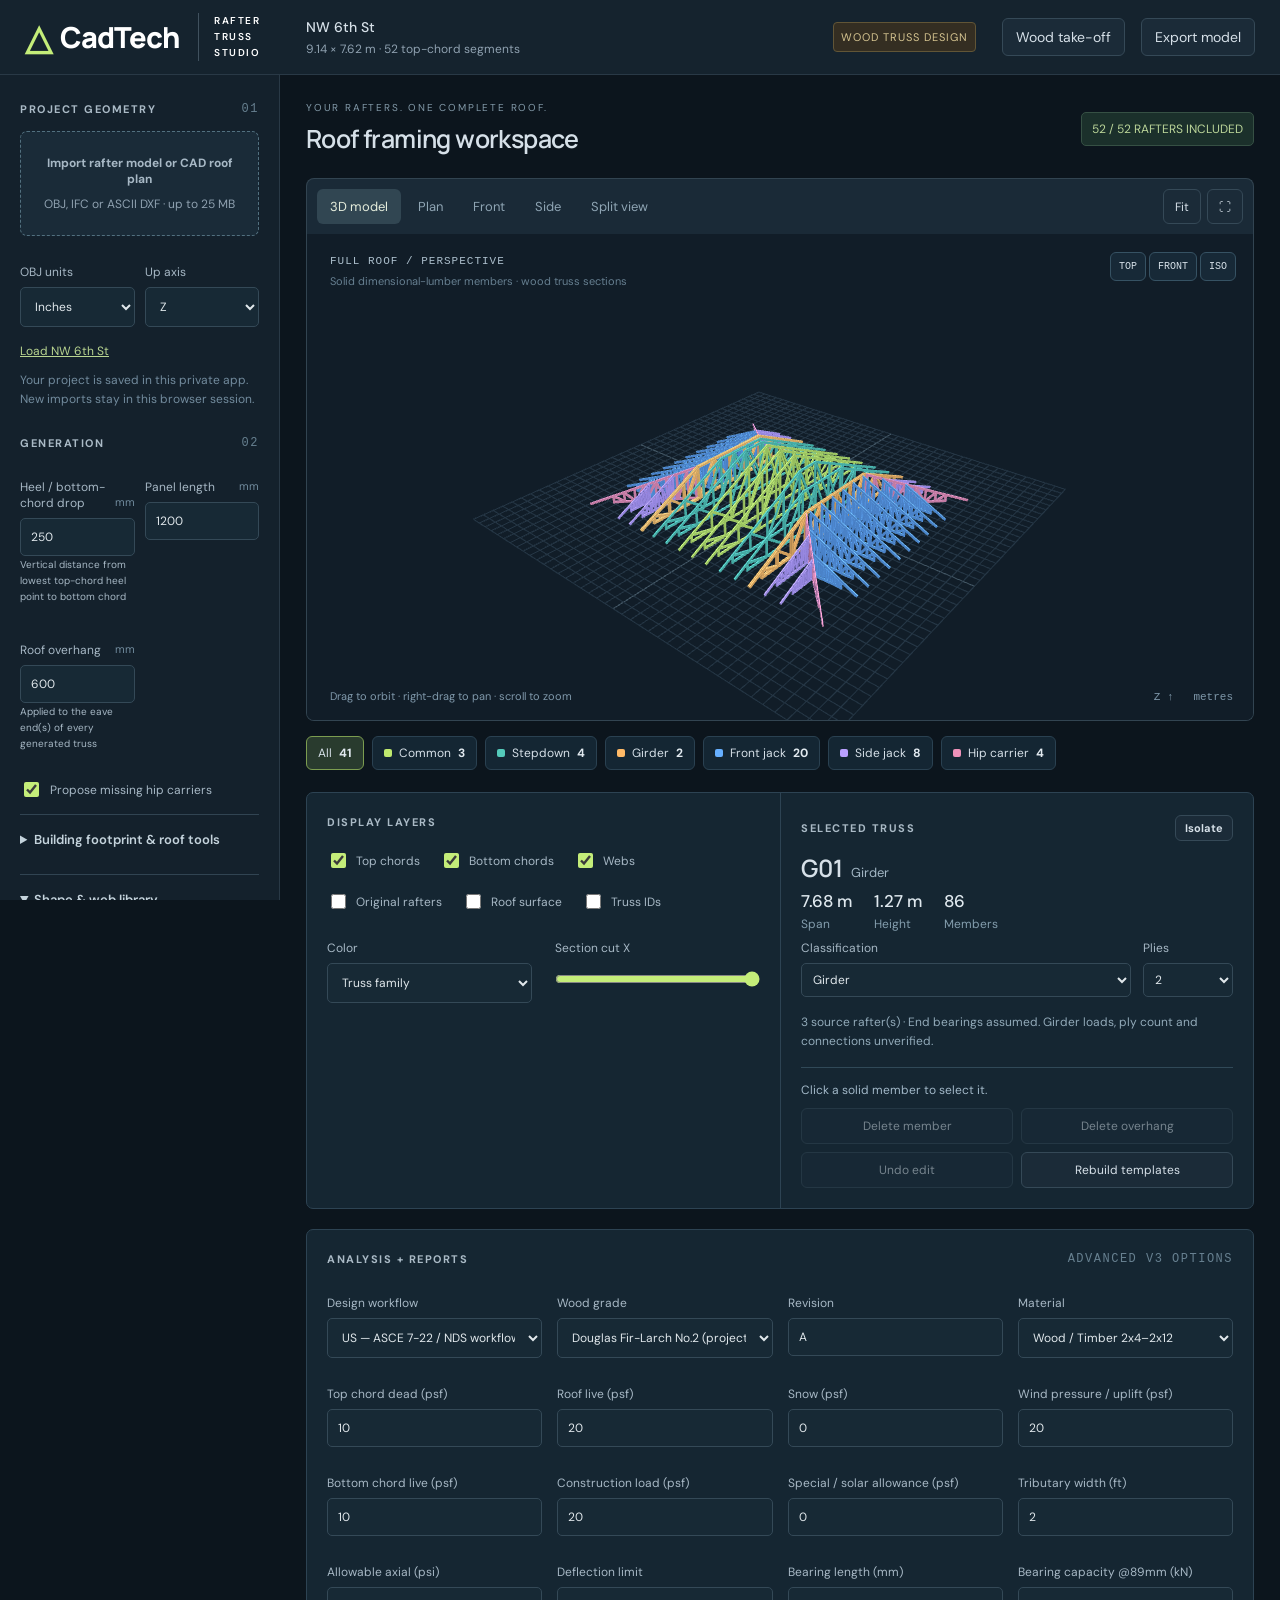
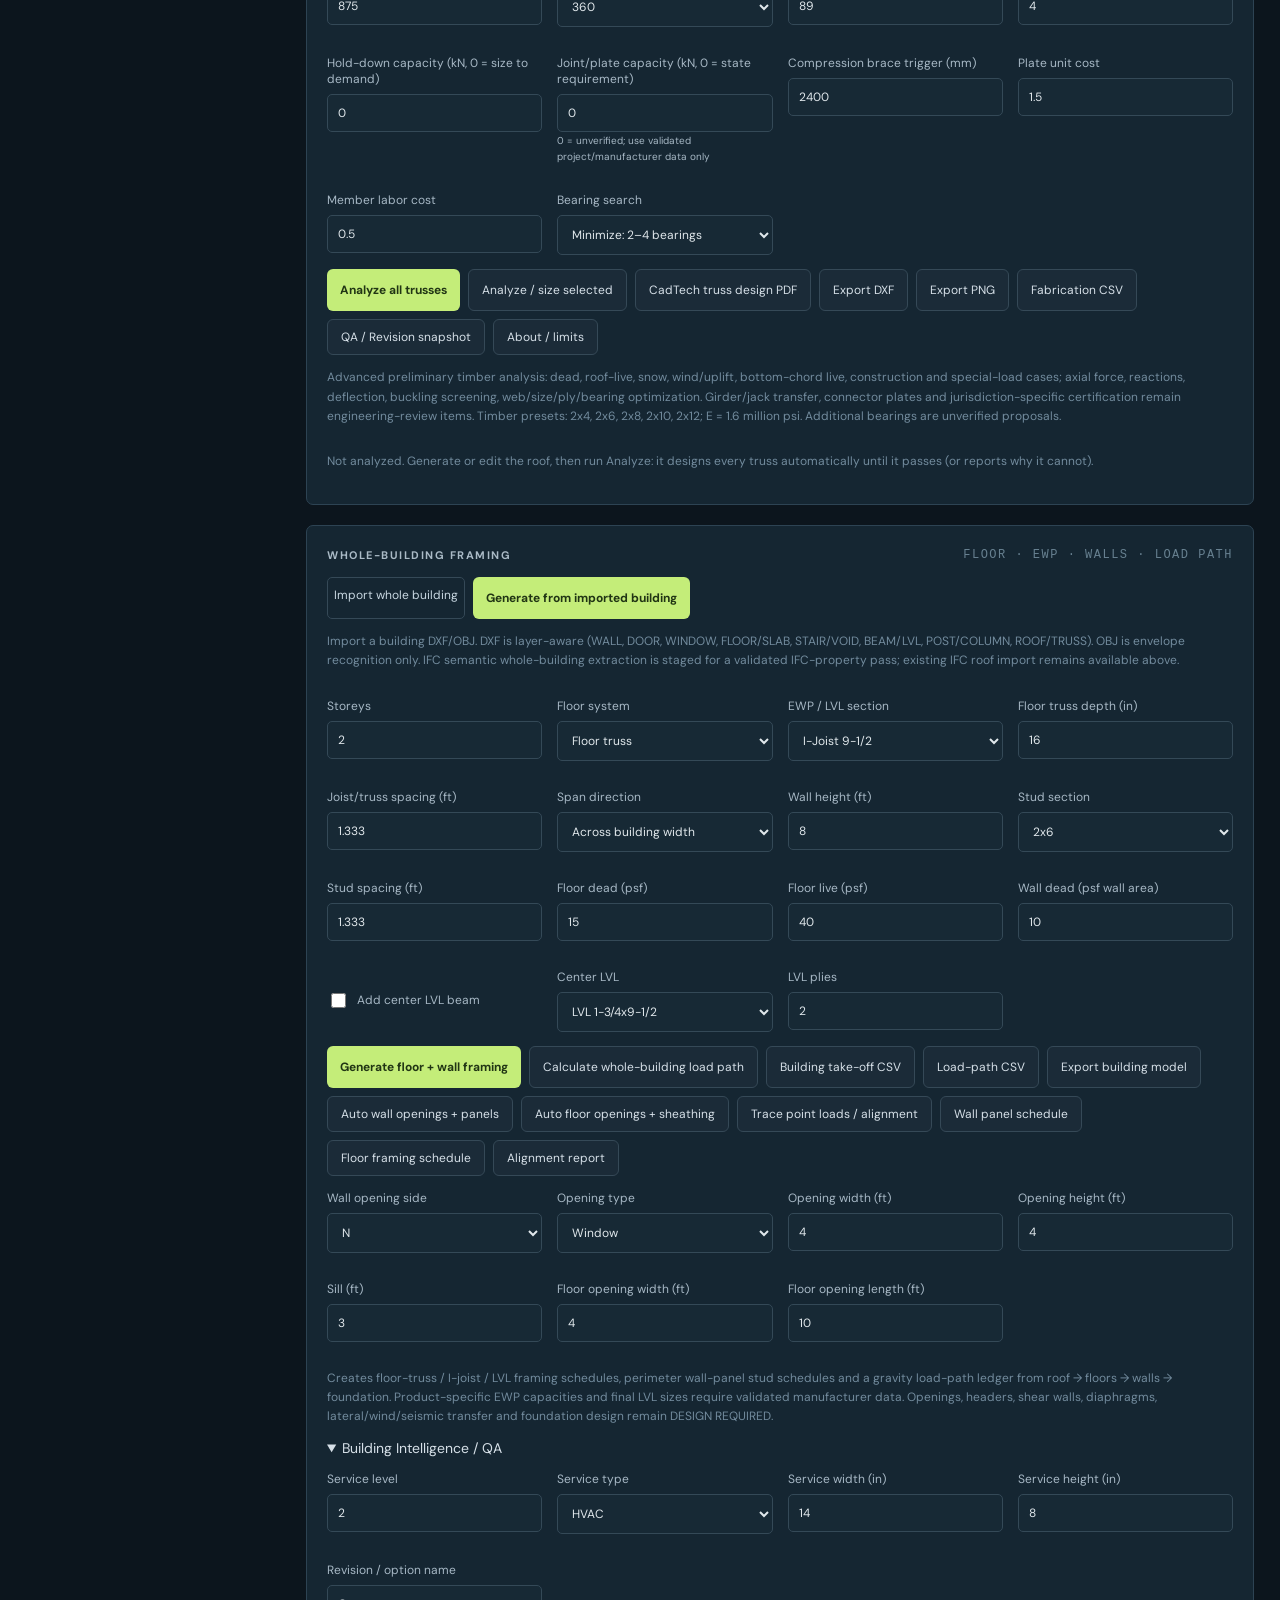
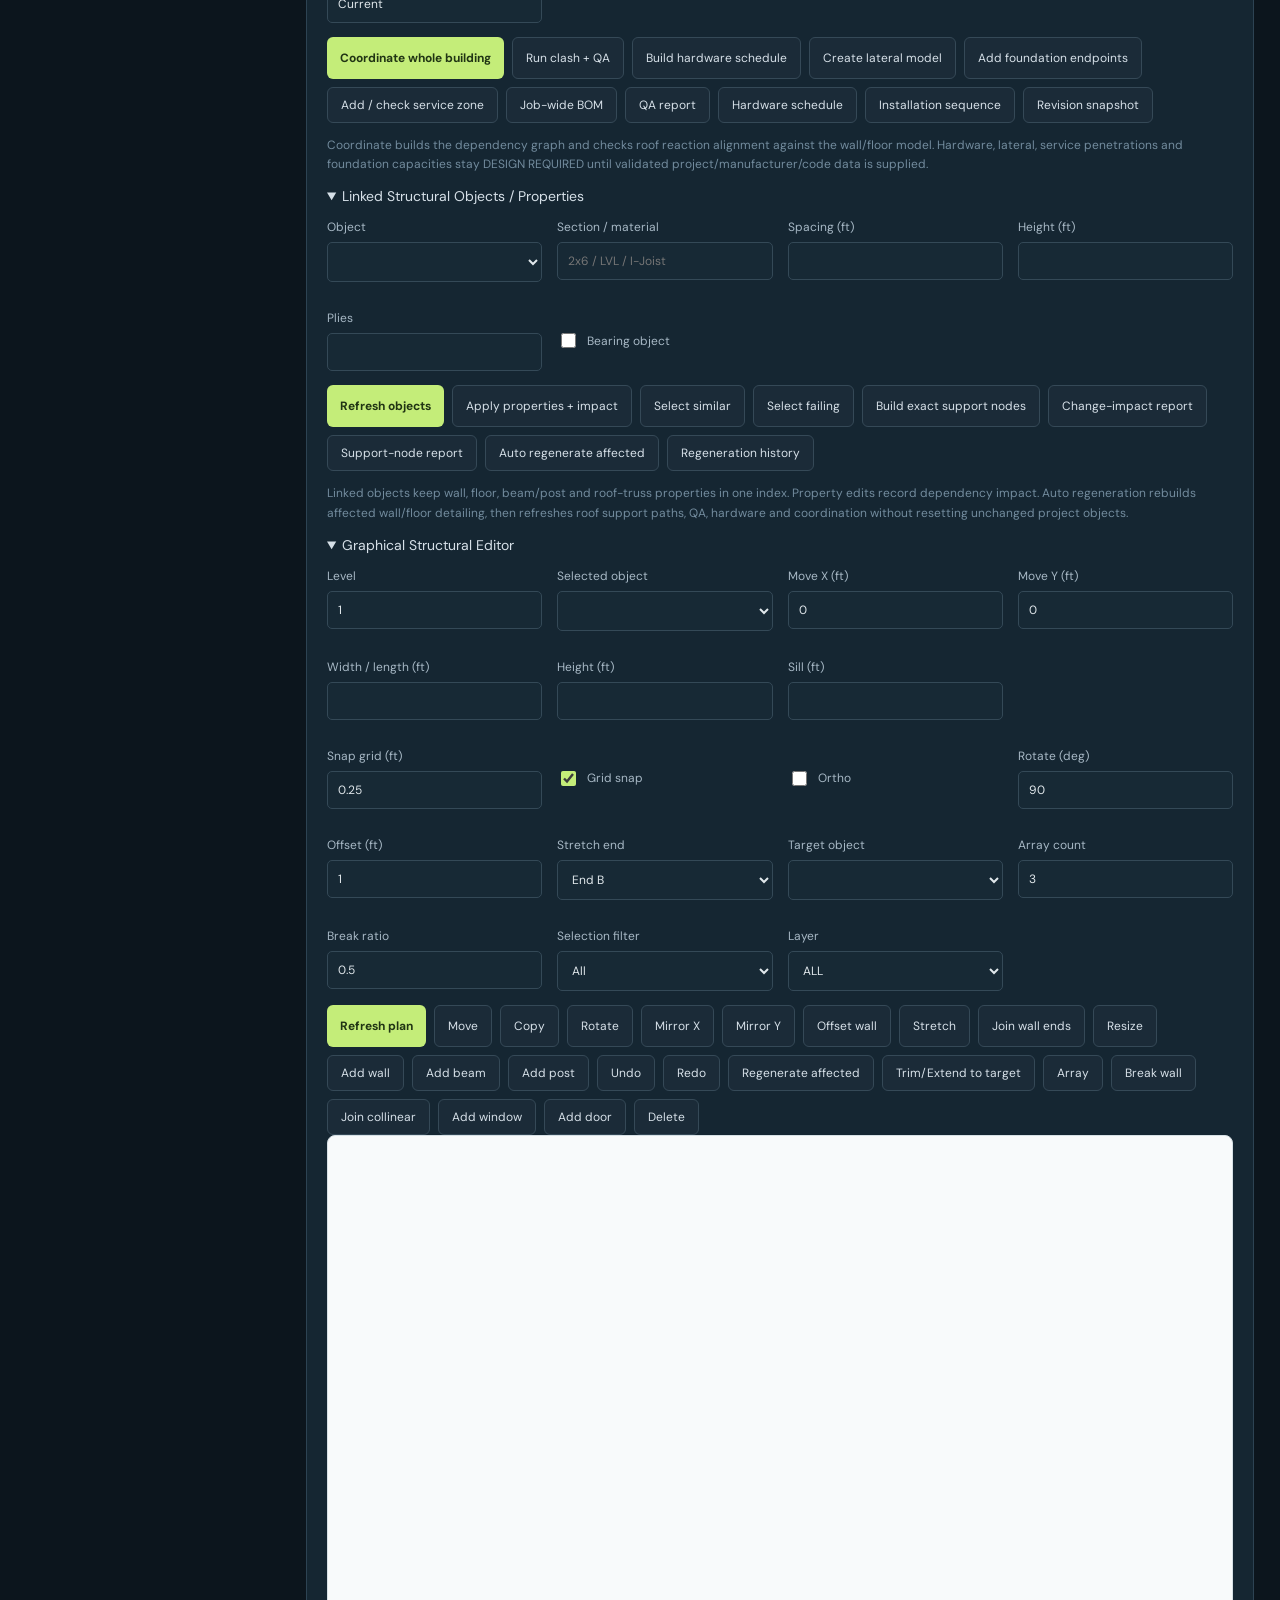
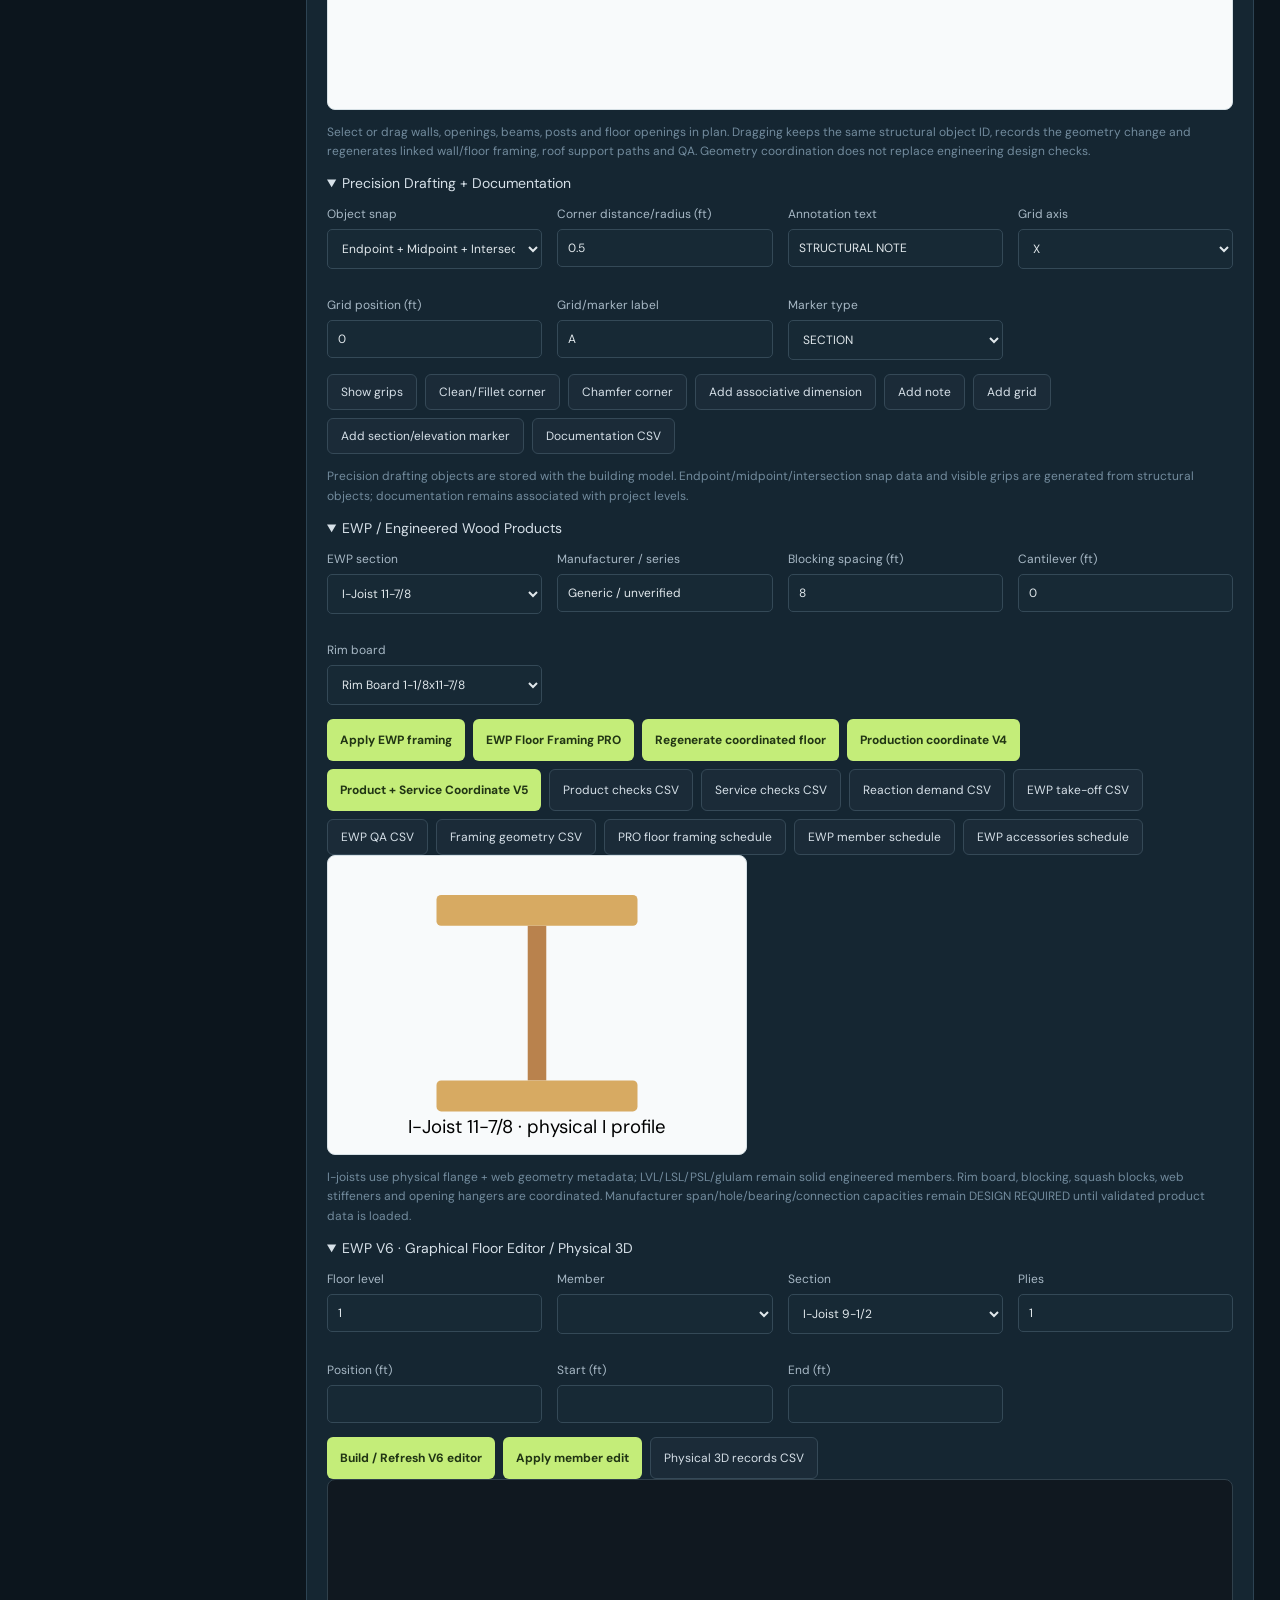
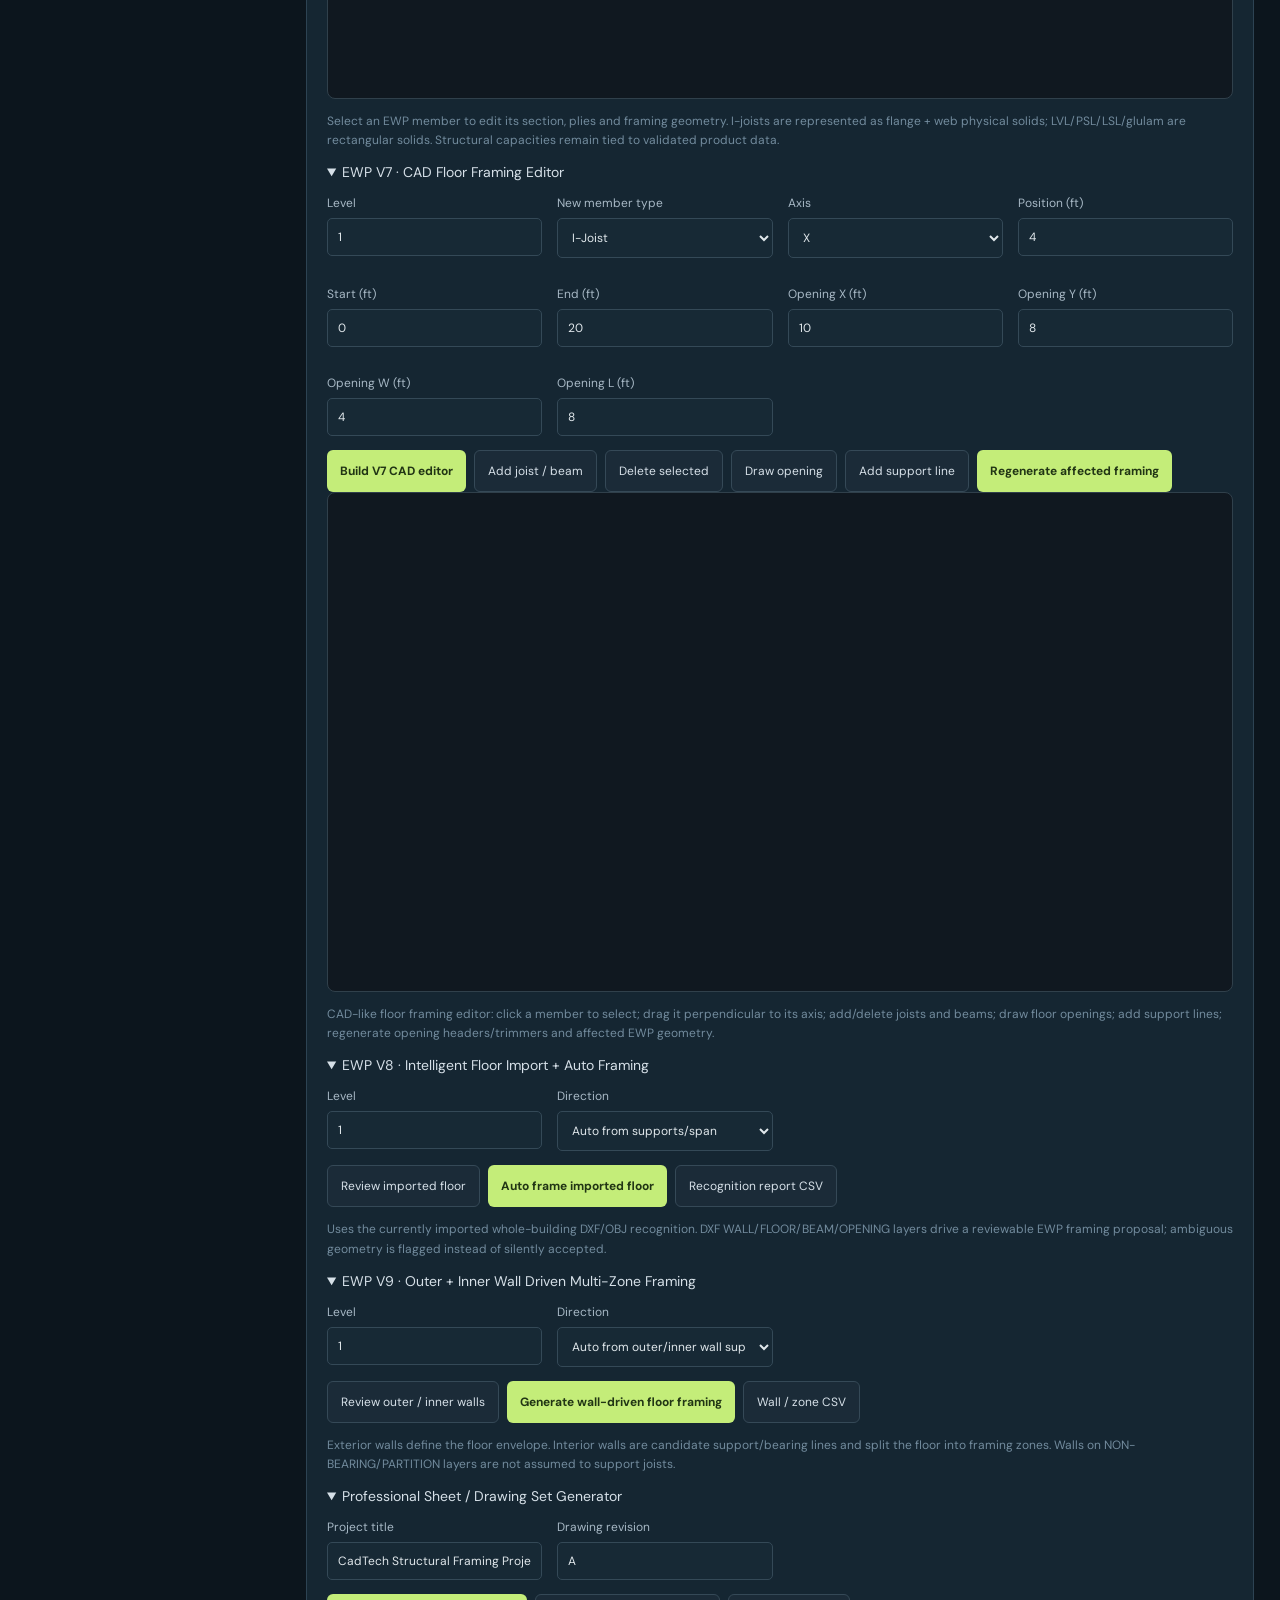
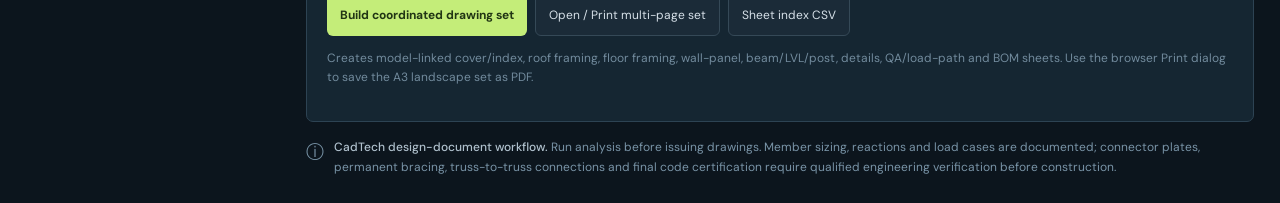
<file: app/index.html>
<!doctype html><html lang="en"><head><meta charset="UTF-8"><meta name="viewport" content="width=device-width,initial-scale=1"><title>CadTech — Rafter Truss Studio</title><meta name="description" content="Generate and inspect a full truss assembly from your ArchiCAD rafter model."><link rel="icon" href="data:image/svg+xml,%3Csvg xmlns='http://www.w3.org/2000/svg' viewBox='0 0 32 32'%3E%3Crect width='32' height='32' rx='6' fill='%23121e29'/%3E%3Cpath d='M4 25L16 6l12 19H4l12-10 12 10M16 6v19' fill='none' stroke='%23c4ed79' stroke-width='2'/%3E%3C/svg%3E"><link rel="stylesheet" href="roof.css?v=2"><script type="importmap">{"imports":{"three":"./vendor/three.module.js"}}</script></head><body>
<header><a class="brand" href="./"><span>△</span> CadTech <small>RAFTER TRUSS STUDIO</small></a><div class="project"><strong id="project-name">NW 6th St</strong><span id="dimensions">30 × 25 ft · inches confirmed</span></div><span class="concept">WOOD TRUSS DESIGN</span><button id="takeoff" title="Cut list, stock boards and board feet">Wood take-off</button><button id="export">Export model</button></header>
<div class="shell"><aside class="left"><div class="section-title">PROJECT GEOMETRY <span>01</span></div><label class="drop" id="drop"><input type="file" id="file" accept=".obj,.ifc,.dxf"><strong>Import rafter model or CAD roof plan</strong><span>OBJ, IFC or ASCII DXF · up to 25 MB</span></label><div class="fields"><label>OBJ units<select id="units"><option value="0.0254" selected>Inches</option><option value="0.001">Millimetres</option><option value="0.01">Centimetres</option><option value="1">Metres</option><option value="0.3048">Feet</option></select></label><label>Up axis<select id="axis"><option>Z</option><option>Y</option></select></label></div><div class="cad-options" id="cad-options" hidden><div class="section-title">CAD ROOF INPUT <span>DXF</span></div><div class="fields"><label>Roof layer<select id="roof-layer"></select></label><label>Truss generation layer<select id="truss-layer" disabled><option>TRUSSES (required)</option></select></label><label>Roof angle <em>deg</em><input id="roof-angle" type="number" min="1" max="78" step="0.5" value="22.5"></label><label>CAD units<select id="cad-units"><option value="auto">Auto from DXF</option><option value=".0254">Inches</option><option value=".3048">Feet</option><option value=".001">Millimetres</option><option value=".01">Centimetres</option><option value="1">Metres</option></select></label></div><p class="help"><strong>Strict DXF layers:</strong> ROOF = reference geometry only (eave boundary + ridge/hip/valley). TRUSSES = the only layer allowed to generate trusses. Lines on ROOF never create trusses. CadTech reconstructs 3D top chords from the roof angle, then uses the same Common / Stepdown / Girder / Jack / Hip workflow as OBJ/IFC.</p><button id="rebuild-cad" class="subtle">Rebuild CAD roof</button></div><button id="preset" class="subtle">Load NW 6th St</button><p class="help">Your project is saved in this private app. New imports stay in this browser session.</p><div class="section-title">GENERATION <span>02</span></div><div class="fields"><label>Heel / bottom-chord drop <em>mm</em><input type="number" id="heel" min="50" max="1200" step="25" value="250"><small>Vertical distance from lowest top-chord heel point to bottom chord</small></label><label>Panel length <em>mm</em><input type="number" id="panel" min="300" max="2400" step="100" value="1200"></label><label>Roof overhang <em>mm</em><input type="number" id="roof-overhang" min="0" max="1800" step="25" value="600"><small>Applied to the eave end(s) of every generated truss</small></label></div><label class="check"><input id="hips" type="checkbox" checked>Propose missing hip carriers</label><button class="primary" id="generate">Generate complete roof</button><div id="message" role="status" aria-live="polite">Loading your rafter model…</div><div class="section-title">TRUSS SCHEDULE <span id="count">—</span></div><label class="sr-only" for="search">Find truss</label><input type="search" id="search" placeholder="Find truss ID or type"><div id="schedule"></div><a class="analysis-link" href="#analysis-workspace">Open selected-truss analysis</a></aside>
<main><div class="workspace-heading"><div><div class="eyebrow">YOUR RAFTERS. ONE COMPLETE ROOF.</div><h1>Roof framing workspace</h1></div><div id="coverage" class="coverage">Reading geometry</div></div><div class="toolbar"><div class="view-tabs" role="tablist" aria-label="Viewport"><button data-view="iso" class="active" role="tab" aria-selected="true">3D model</button><button data-view="plan" role="tab">Plan</button><button data-view="front" role="tab">Front</button><button data-view="side" role="tab">Side</button><button data-view="split" role="tab">Split view</button></div><div class="view-actions"><button id="fit" title="Fit whole model">Fit</button><button id="full" title="Full-screen viewport">⛶</button></div></div><section class="viewports" id="viewports"><div class="model-pane"><div class="viewport-meta"><strong id="view-title">FULL ROOF / PERSPECTIVE</strong><span id="view-subtitle">Solid dimensional-lumber members · wood truss sections</span></div><div id="three"></div><div class="compass"><button data-orient="plan">TOP</button><button data-orient="front">FRONT</button><button data-orient="iso">ISO</button></div><div class="nav-hint">Drag to orbit · right-drag to pan · scroll to zoom</div><div class="view-scale">Z ↑ &nbsp; metres</div></div><div class="drawing-pane" id="drawing-pane" hidden><div class="drawing-head"><strong id="drawing-title">SELECTED TRUSS</strong><button id="drawing-fit">Fit drawing</button></div><svg id="drawing" viewBox="0 0 800 460" aria-label="Dimensioned truss elevation"></svg><div class="drawing-note">Orthographic elevation · scroll to zoom · drag to pan</div></div></section><div class="family-bar" id="families"></div><div class="bottom-panels"><div class="layers-panel"><div class="section-title">DISPLAY LAYERS</div><div class="layers"><label><input type="checkbox" data-layer="top" checked>Top chords</label><label><input type="checkbox" data-layer="bottom" checked>Bottom chords</label><label><input type="checkbox" data-layer="web" checked>Webs</label><label><input type="checkbox" data-layer="rafters">Original rafters</label><label><input type="checkbox" data-layer="roof">Roof surface</label><label><input type="checkbox" data-layer="labels">Truss IDs</label></div><div class="display-controls"><label>Color<select id="color"><option value="type">Truss family</option><option value="role">Member role</option><option value="wire">Wireframe</option></select></label><label>Section cut X<input type="range" id="cut" min="0" max="100" value="100" aria-label="Section cut X"></label></div></div><div class="selection-panel"><div class="section-title">SELECTED TRUSS <button id="isolate" aria-pressed="false">Isolate</button></div><div id="selection">Select a truss in the model or schedule.</div></div></div><div class="engineering"><span>ⓘ</span><p><strong>CadTech design-document workflow.</strong> Run analysis before issuing drawings. Member sizing, reactions and load cases are documented; connector plates, permanent bracing, truss-to-truss connections and final code certification require qualified engineering verification before construction.</p></div></main></div>
<dialog id="takeoff-dialog"><button id="close-takeoff" aria-label="Close take-off">×</button><div class="eyebrow">MATERIAL</div><h2>Wood take-off</h2><div id="takeoff-body"></div><div id="takeoff-downloads"></div></dialog><dialog id="export-dialog"><button id="close-export" aria-label="Close exports">×</button><div class="eyebrow">COMPLETE ASSEMBLY</div><h2>Export this roof</h2><p>Geometry, truss schedule, analysis results and CadTech design documents. Final issue requires engineering review of connections, bracing and project-specific code inputs.</p><div id="downloads"></div></dialog><script type="module" src="assembly-app.js?v=7"></script></body></html>
</file>
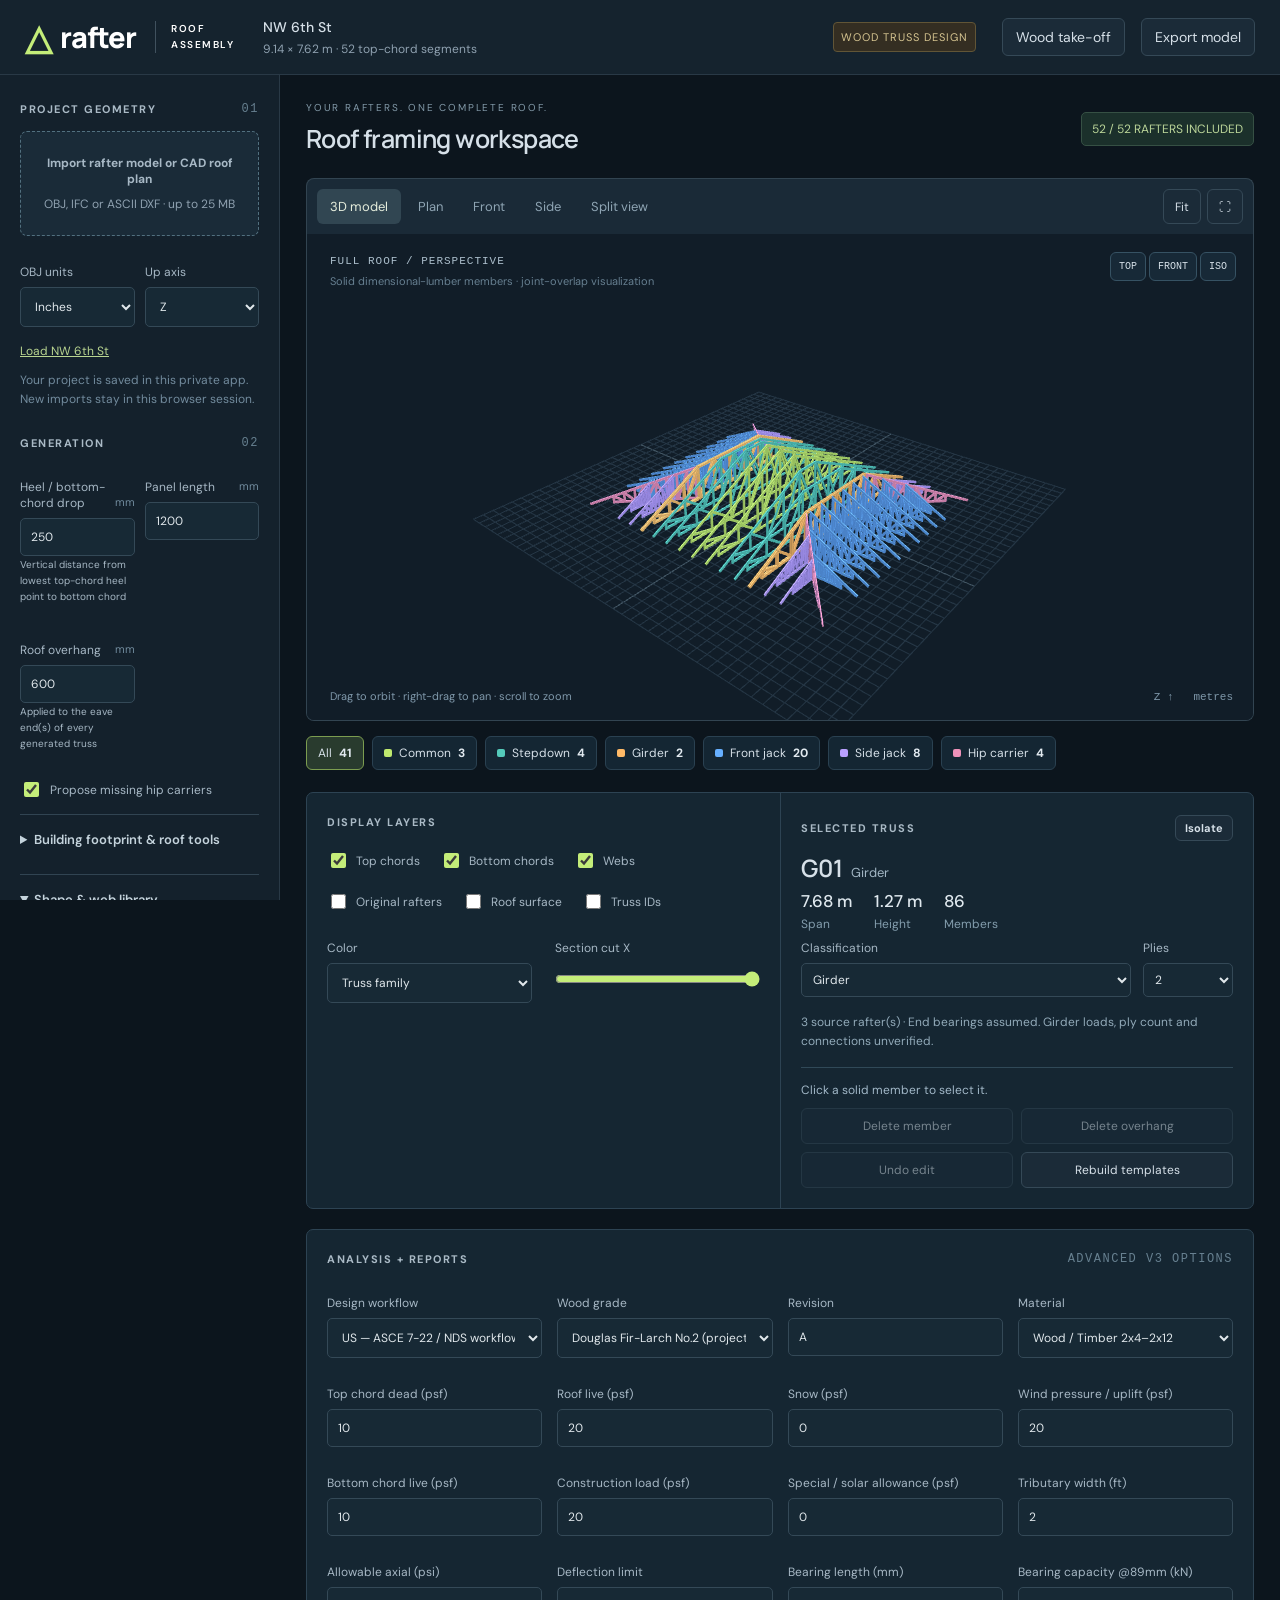
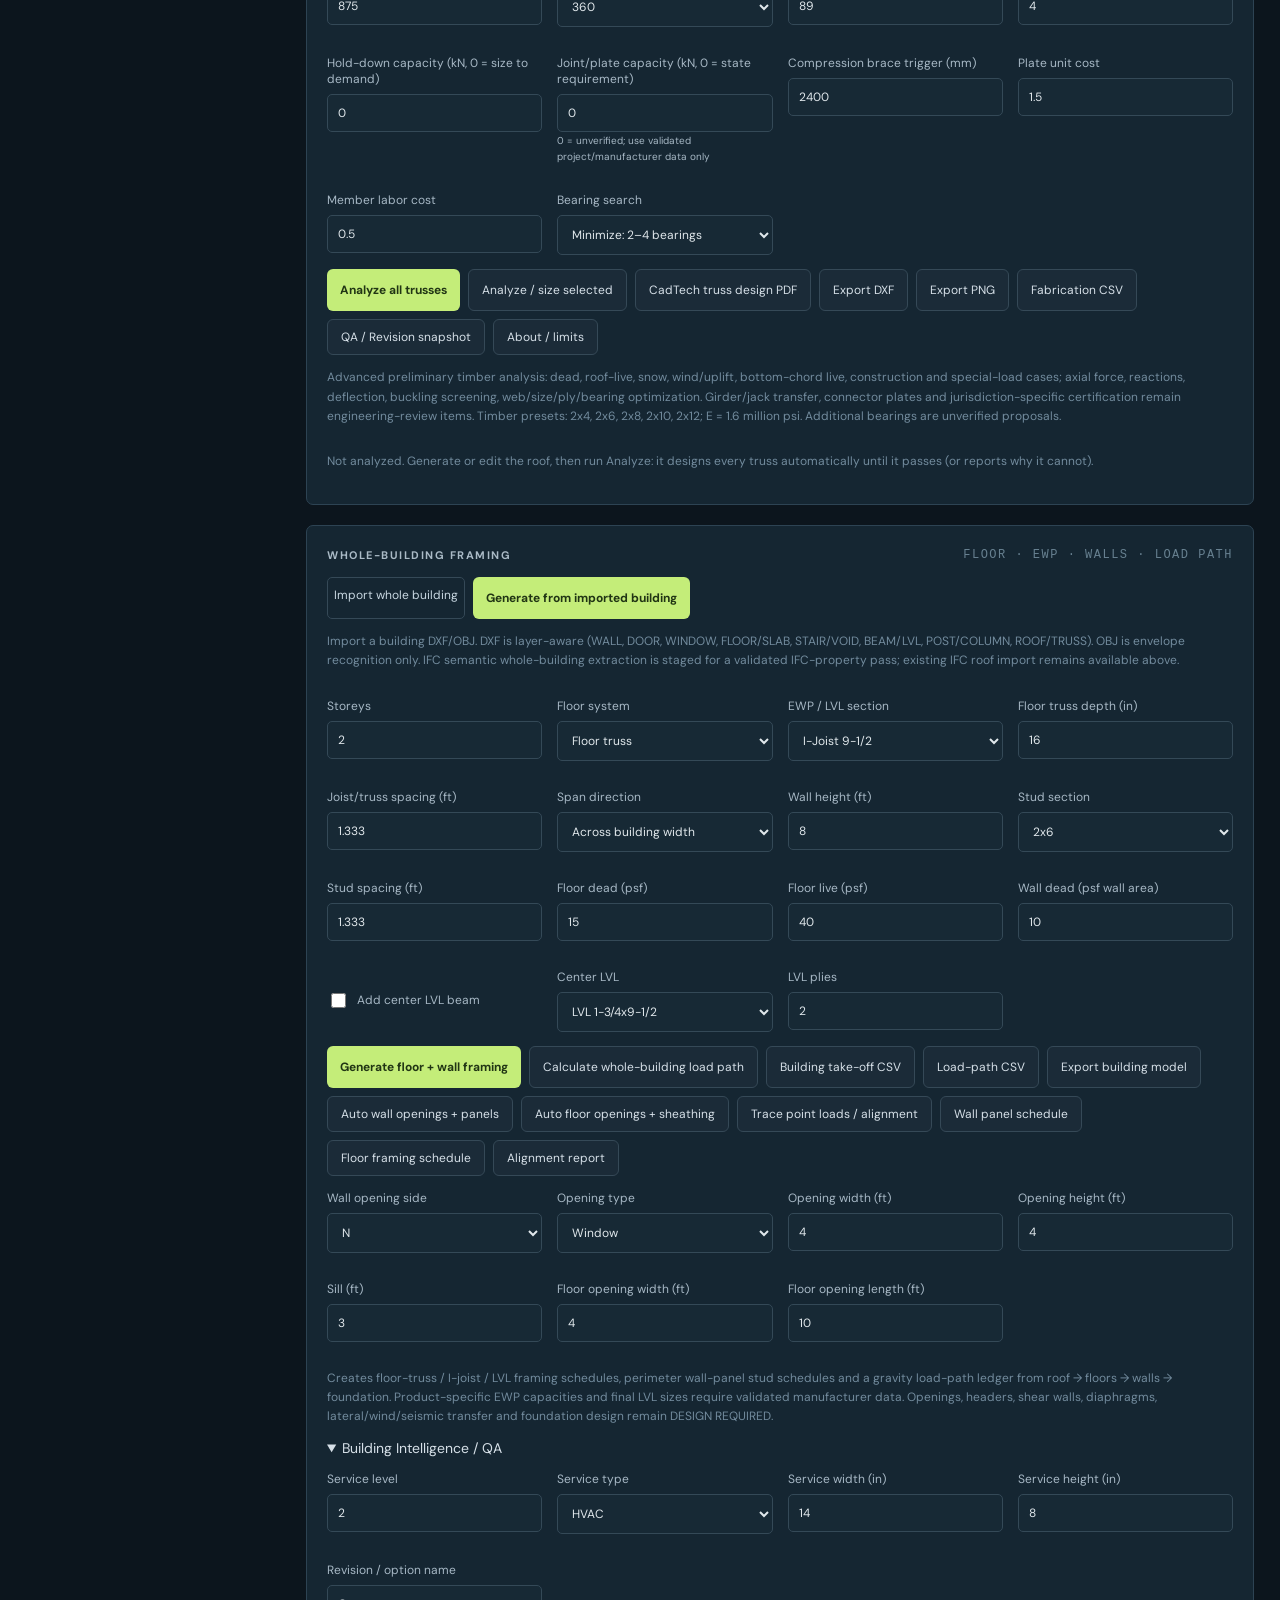
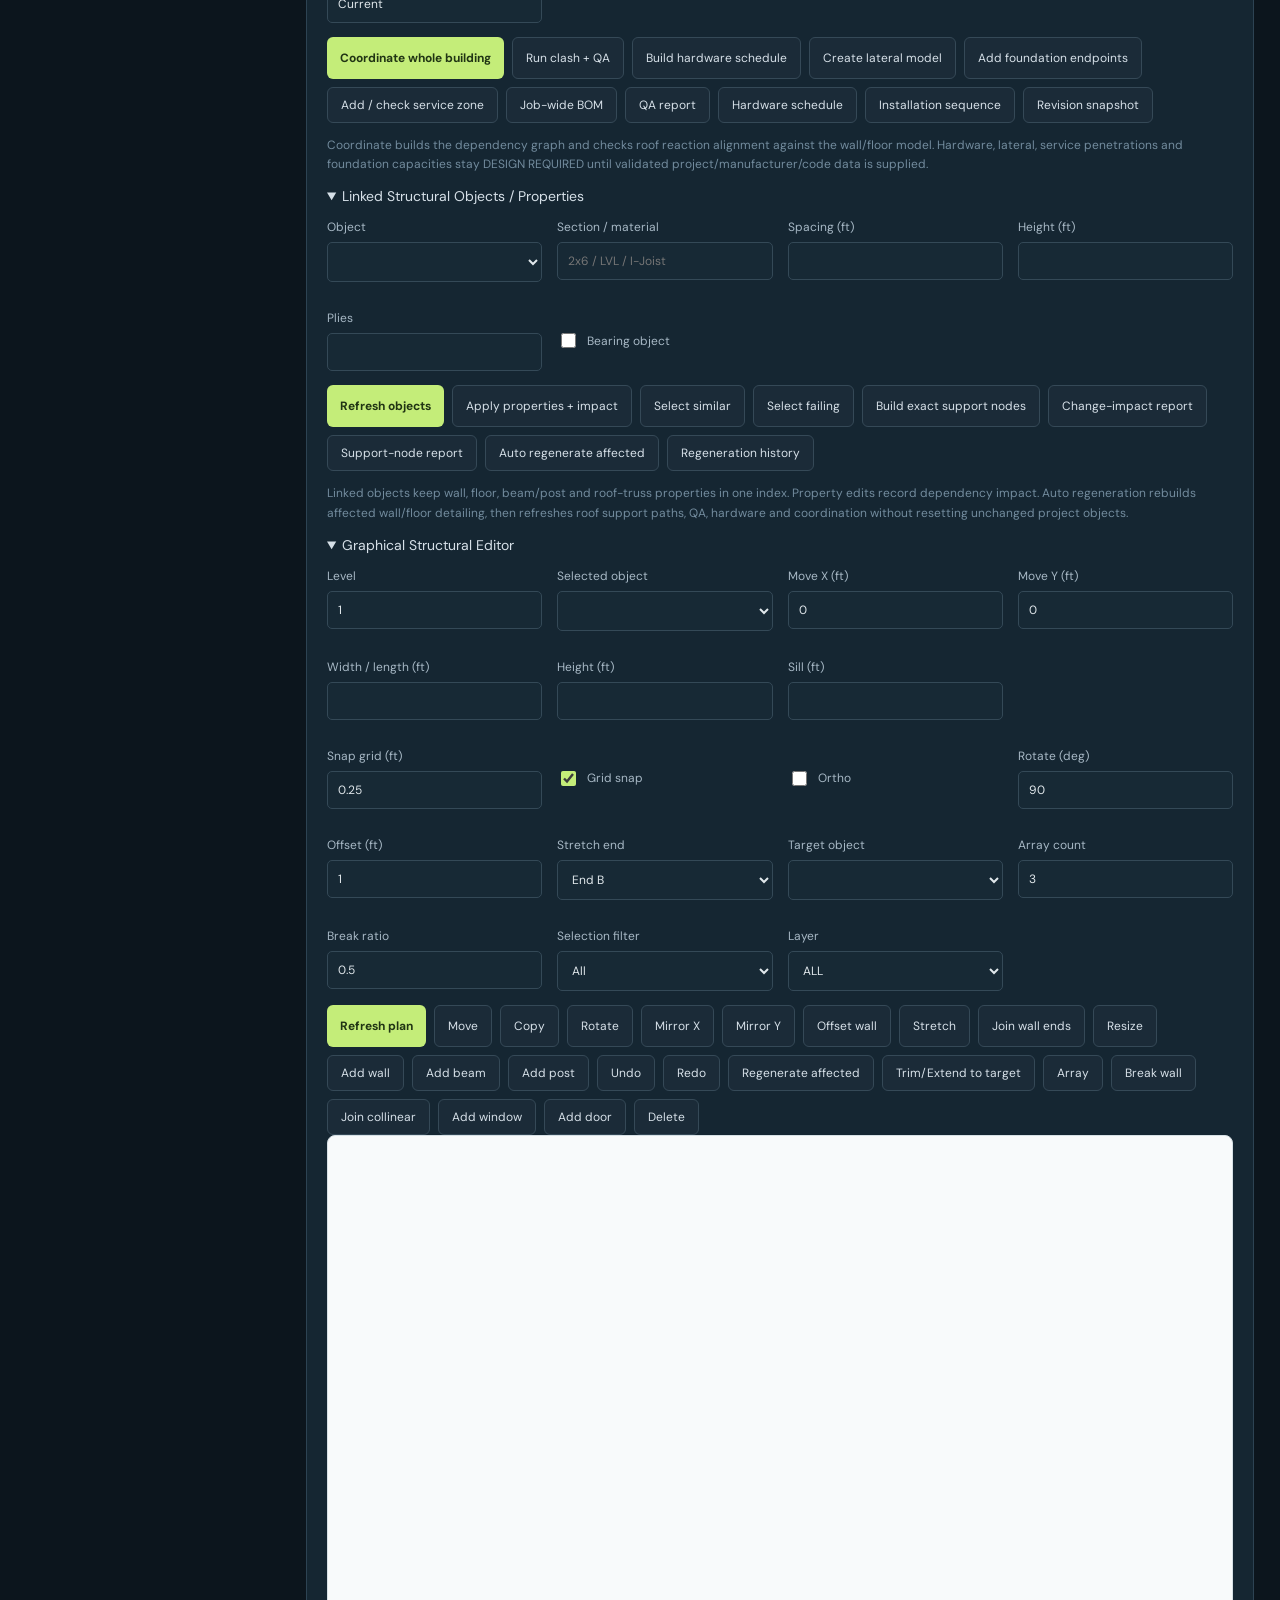
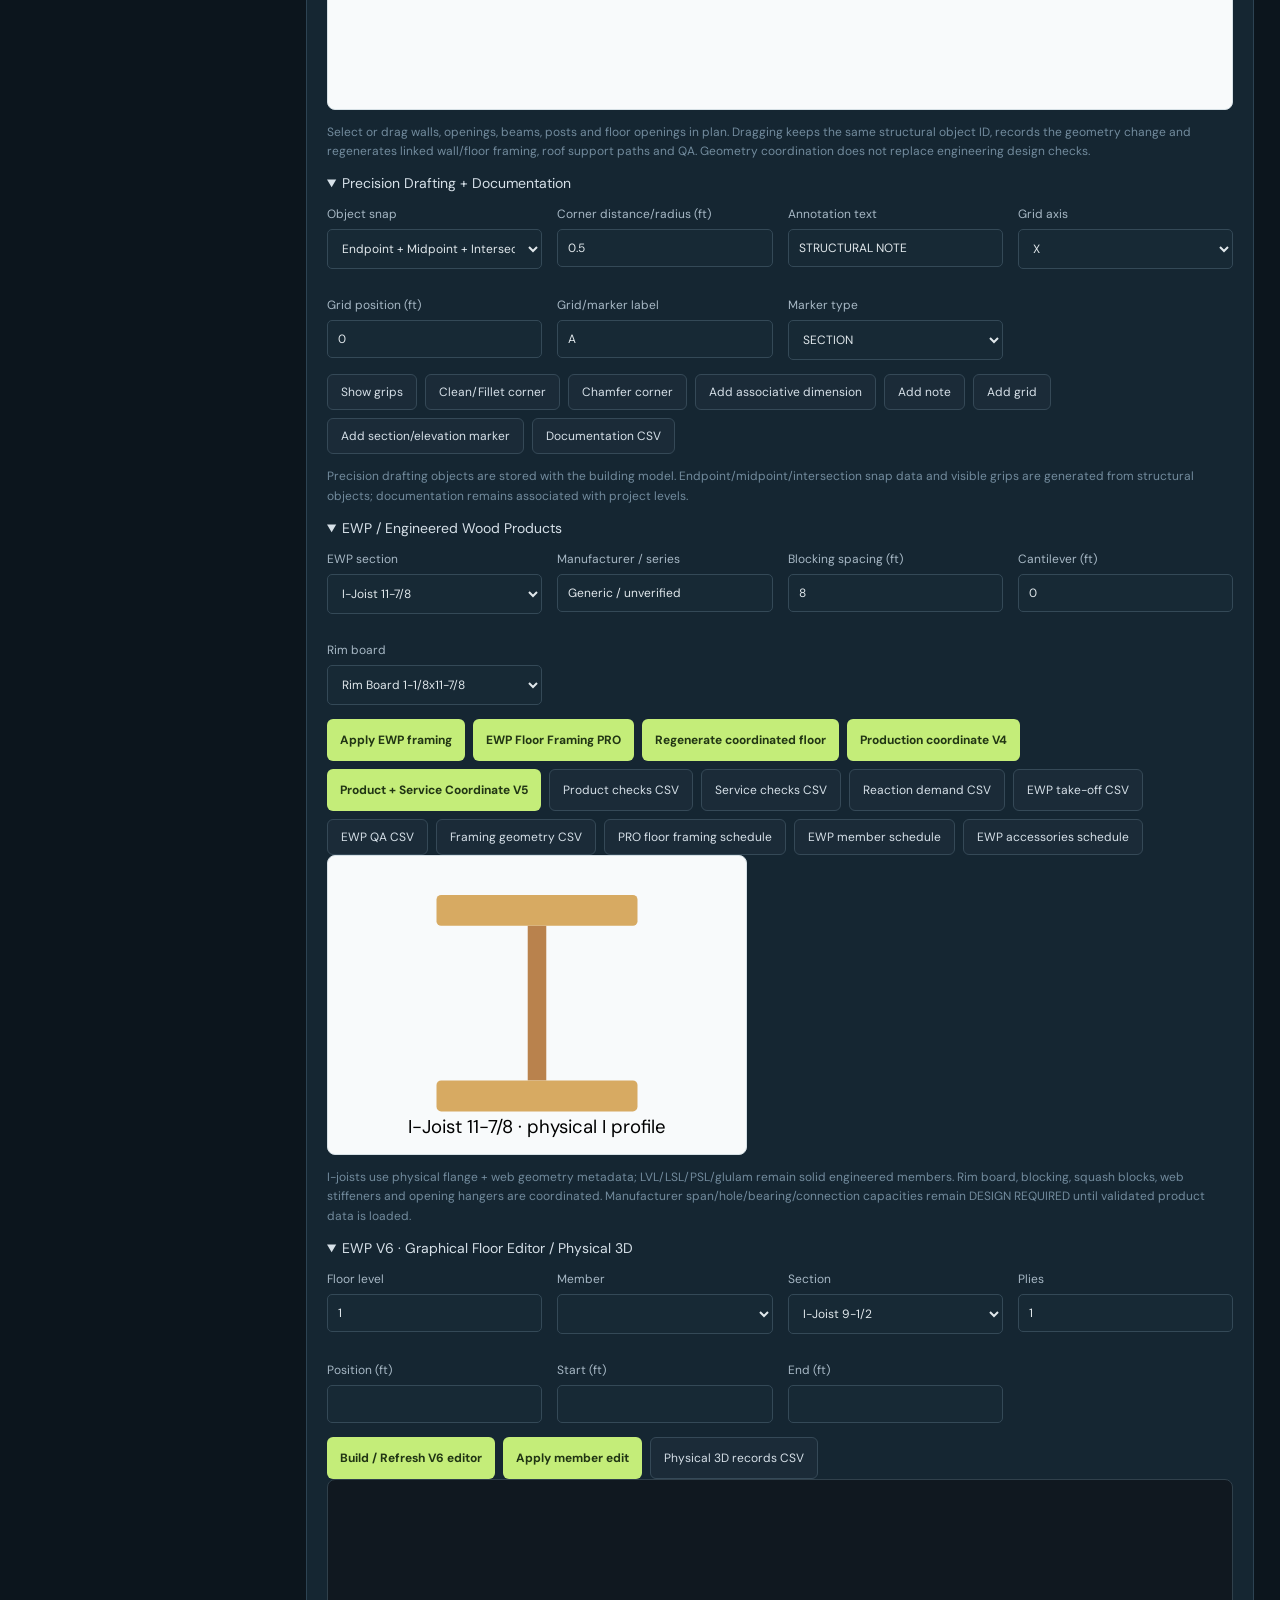
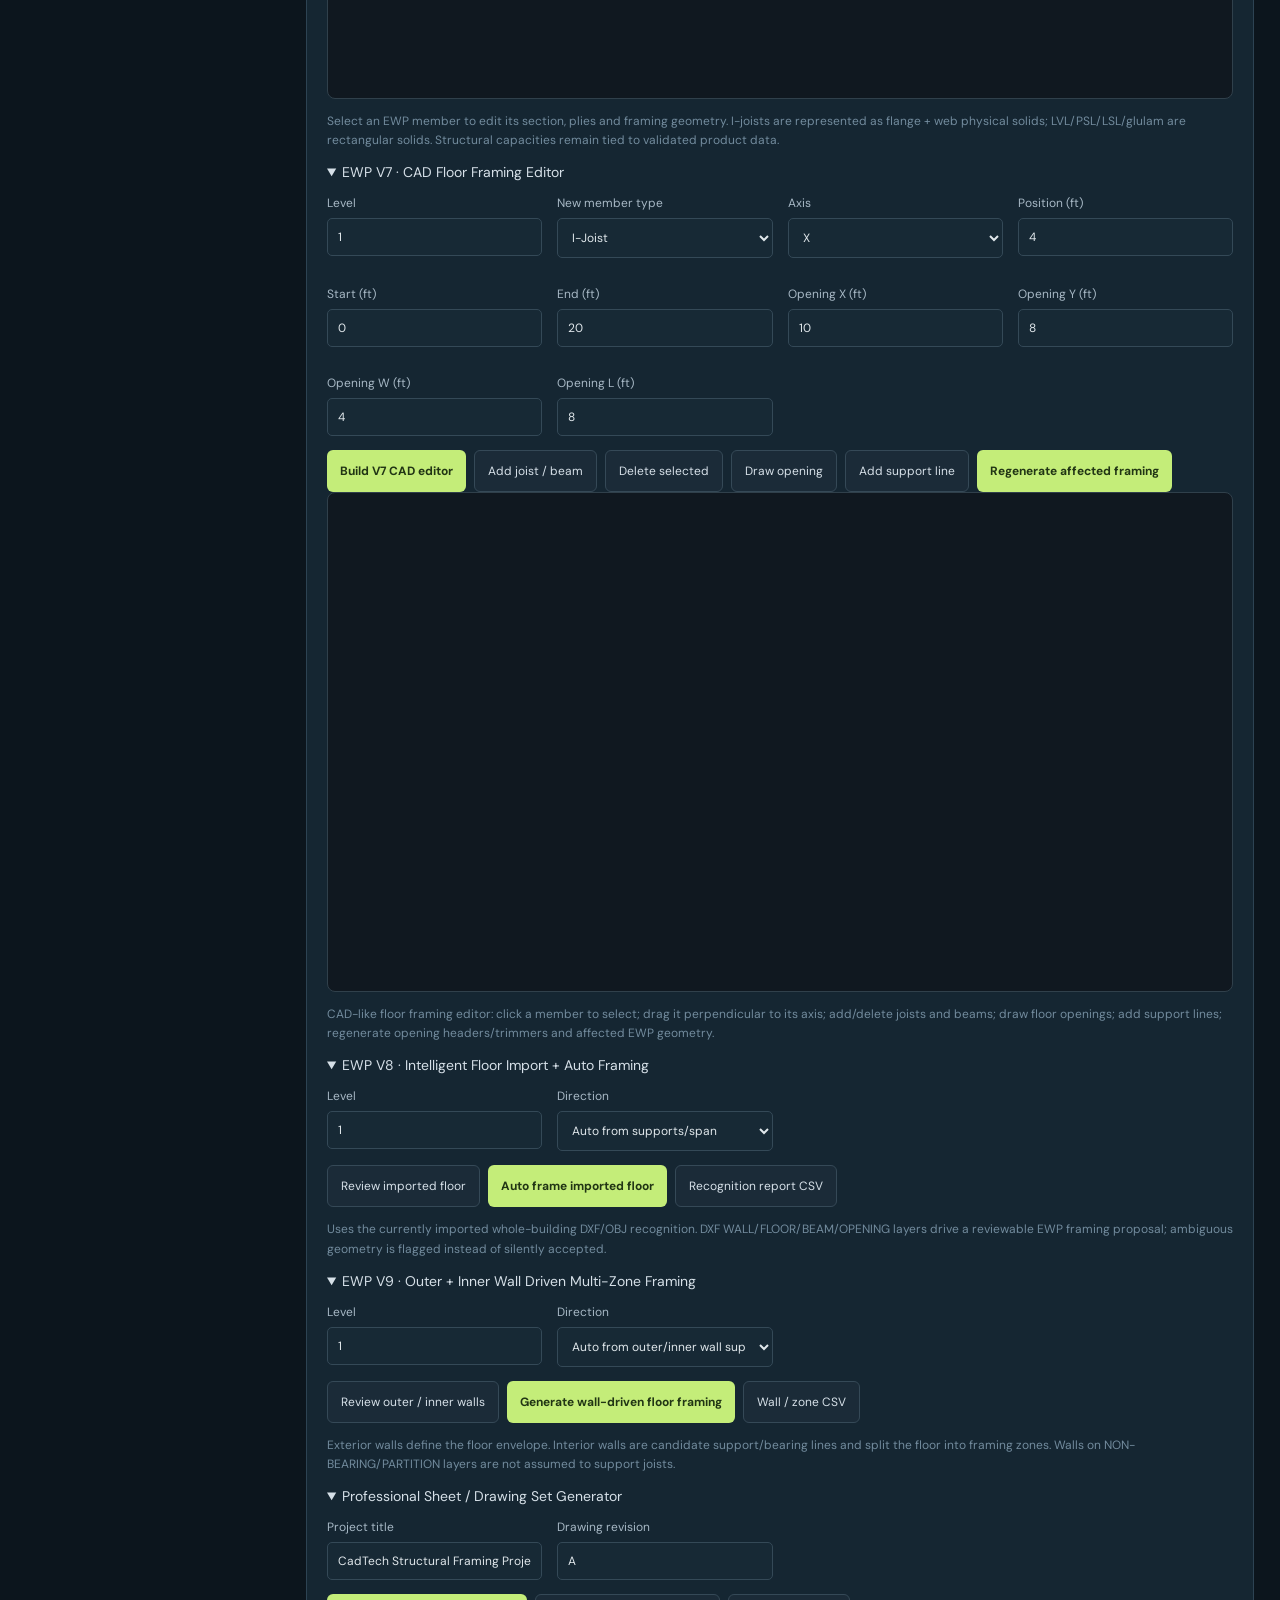
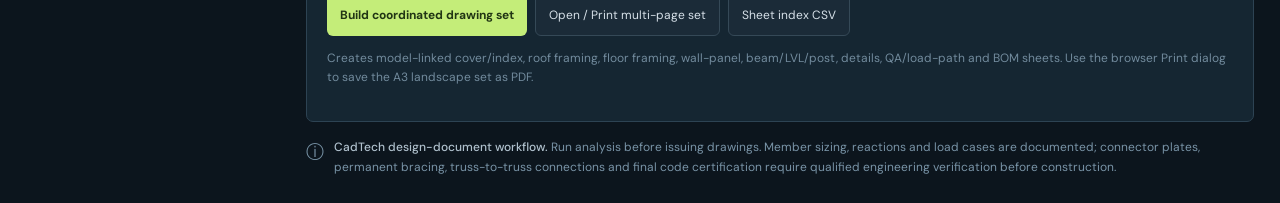
<file: app/roof.html>
<!doctype html><html lang="en"><head><meta charset="UTF-8"><meta name="viewport" content="width=device-width,initial-scale=1"><title>Rafter — Roof Assembly</title><meta name="description" content="Generate and inspect a full truss assembly from your ArchiCAD rafter model."><link rel="icon" href="data:image/svg+xml,%3Csvg xmlns='http://www.w3.org/2000/svg' viewBox='0 0 32 32'%3E%3Crect width='32' height='32' rx='6' fill='%23121e29'/%3E%3Cpath d='M4 25L16 6l12 19H4l12-10 12 10M16 6v19' fill='none' stroke='%23c4ed79' stroke-width='2'/%3E%3C/svg%3E"><link rel="stylesheet" href="roof.css?v=2"><script type="importmap">{"imports":{"three":"./vendor/three.module.js"}}</script></head><body>
<header><a class="brand" href="./"><span>△</span> rafter <small>ROOF ASSEMBLY</small></a><div class="project"><strong id="project-name">NW 6th St</strong><span id="dimensions">30 × 25 ft · inches confirmed</span></div><span class="concept">WOOD TRUSS DESIGN</span><button id="takeoff" title="Cut list, stock boards and board feet">Wood take-off</button><button id="export">Export model</button></header>
<div class="shell"><aside class="left"><div class="section-title">PROJECT GEOMETRY <span>01</span></div><label class="drop" id="drop"><input type="file" id="file" accept=".obj,.ifc,.dxf"><strong>Import rafter model or CAD roof plan</strong><span>OBJ, IFC or ASCII DXF · up to 25 MB</span></label><div class="fields"><label>OBJ units<select id="units"><option value="0.0254" selected>Inches</option><option value="0.001">Millimetres</option><option value="0.01">Centimetres</option><option value="1">Metres</option><option value="0.3048">Feet</option></select></label><label>Up axis<select id="axis"><option>Z</option><option>Y</option></select></label></div><div class="cad-options" id="cad-options" hidden><div class="section-title">CAD ROOF INPUT <span>DXF</span></div><div class="fields"><label>Roof layer<select id="roof-layer"></select></label><label>Truss lines layer<select id="truss-layer"></select></label><label>Roof angle <em>deg</em><input id="roof-angle" type="number" min="1" max="78" step="0.5" value="22.5"></label><label>CAD units<select id="cad-units"><option value="auto">Auto from DXF</option><option value=".0254">Inches</option><option value=".3048">Feet</option><option value=".001">Millimetres</option><option value=".01">Centimetres</option><option value="1">Metres</option></select></label></div><p class="help">Roof layer: exterior eave boundary + ridge/hip/valley lines. Truss layer: plan lines showing each truss location/direction. CadTech reconstructs 3D top chords from the roof angle, then uses the same Common / Stepdown / Girder / Jack / Hip workflow as OBJ/IFC.</p><button id="rebuild-cad" class="subtle">Rebuild CAD roof</button></div><button id="preset" class="subtle">Load NW 6th St</button><p class="help">Your project is saved in this private app. New imports stay in this browser session.</p><div class="section-title">GENERATION <span>02</span></div><div class="fields"><label>Heel / bottom-chord drop <em>mm</em><input type="number" id="heel" min="50" max="1200" step="25" value="250"><small>Vertical distance from lowest top-chord heel point to bottom chord</small></label><label>Panel length <em>mm</em><input type="number" id="panel" min="300" max="2400" step="100" value="1200"></label><label>Roof overhang <em>mm</em><input type="number" id="roof-overhang" min="0" max="1800" step="25" value="600"><small>Applied to the eave end(s) of every generated truss</small></label></div><label class="check"><input id="hips" type="checkbox" checked>Propose missing hip carriers</label><button class="primary" id="generate">Generate complete roof</button><div id="message" role="status" aria-live="polite">Loading your rafter model…</div><div class="section-title">TRUSS SCHEDULE <span id="count">—</span></div><label class="sr-only" for="search">Find truss</label><input type="search" id="search" placeholder="Find truss ID or type"><div id="schedule"></div><a class="analysis-link" href="#analysis-workspace">Open selected-truss analysis</a></aside>
<main><div class="workspace-heading"><div><div class="eyebrow">YOUR RAFTERS. ONE COMPLETE ROOF.</div><h1>Roof framing workspace</h1></div><div id="coverage" class="coverage">Reading geometry</div></div><div class="toolbar"><div class="view-tabs" role="tablist" aria-label="Viewport"><button data-view="iso" class="active" role="tab" aria-selected="true">3D model</button><button data-view="plan" role="tab">Plan</button><button data-view="front" role="tab">Front</button><button data-view="side" role="tab">Side</button><button data-view="split" role="tab">Split view</button></div><div class="view-actions"><button id="fit" title="Fit whole model">Fit</button><button id="full" title="Full-screen viewport">⛶</button></div></div><section class="viewports" id="viewports"><div class="model-pane"><div class="viewport-meta"><strong id="view-title">FULL ROOF / PERSPECTIVE</strong><span id="view-subtitle">Solid dimensional-lumber members · joint-overlap visualization</span></div><div id="three"></div><div class="compass"><button data-orient="plan">TOP</button><button data-orient="front">FRONT</button><button data-orient="iso">ISO</button></div><div class="nav-hint">Drag to orbit · right-drag to pan · scroll to zoom</div><div class="view-scale">Z ↑ &nbsp; metres</div></div><div class="drawing-pane" id="drawing-pane" hidden><div class="drawing-head"><strong id="drawing-title">SELECTED TRUSS</strong><button id="drawing-fit">Fit drawing</button></div><svg id="drawing" viewBox="0 0 800 460" aria-label="Dimensioned truss elevation"></svg><div class="drawing-note">Orthographic elevation · scroll to zoom · drag to pan</div></div></section><div class="family-bar" id="families"></div><div class="bottom-panels"><div class="layers-panel"><div class="section-title">DISPLAY LAYERS</div><div class="layers"><label><input type="checkbox" data-layer="top" checked>Top chords</label><label><input type="checkbox" data-layer="bottom" checked>Bottom chords</label><label><input type="checkbox" data-layer="web" checked>Webs</label><label><input type="checkbox" data-layer="rafters">Original rafters</label><label><input type="checkbox" data-layer="roof">Roof surface</label><label><input type="checkbox" data-layer="labels">Truss IDs</label></div><div class="display-controls"><label>Color<select id="color"><option value="type">Truss family</option><option value="role">Member role</option><option value="wire">Wireframe</option></select></label><label>Section cut X<input type="range" id="cut" min="0" max="100" value="100" aria-label="Section cut X"></label></div></div><div class="selection-panel"><div class="section-title">SELECTED TRUSS <button id="isolate" aria-pressed="false">Isolate</button></div><div id="selection">Select a truss in the model or schedule.</div></div></div><div class="engineering"><span>ⓘ</span><p><strong>CadTech design-document workflow.</strong> Run analysis before issuing drawings. Member sizing, reactions and load cases are documented; connector plates, permanent bracing, truss-to-truss connections and final code certification require qualified engineering verification before construction.</p></div></main></div>
<dialog id="takeoff-dialog"><button id="close-takeoff" aria-label="Close take-off">×</button><div class="eyebrow">MATERIAL</div><h2>Wood take-off</h2><div id="takeoff-body"></div><div id="takeoff-downloads"></div></dialog><dialog id="export-dialog"><button id="close-export" aria-label="Close exports">×</button><div class="eyebrow">COMPLETE ASSEMBLY</div><h2>Export this roof</h2><p>Geometry, truss schedule, analysis results and CadTech design documents. Final issue requires engineering review of connections, bracing and project-specific code inputs.</p><div id="downloads"></div></dialog><script type="module" src="assembly-app.js?v=7"></script></body></html>
</file>
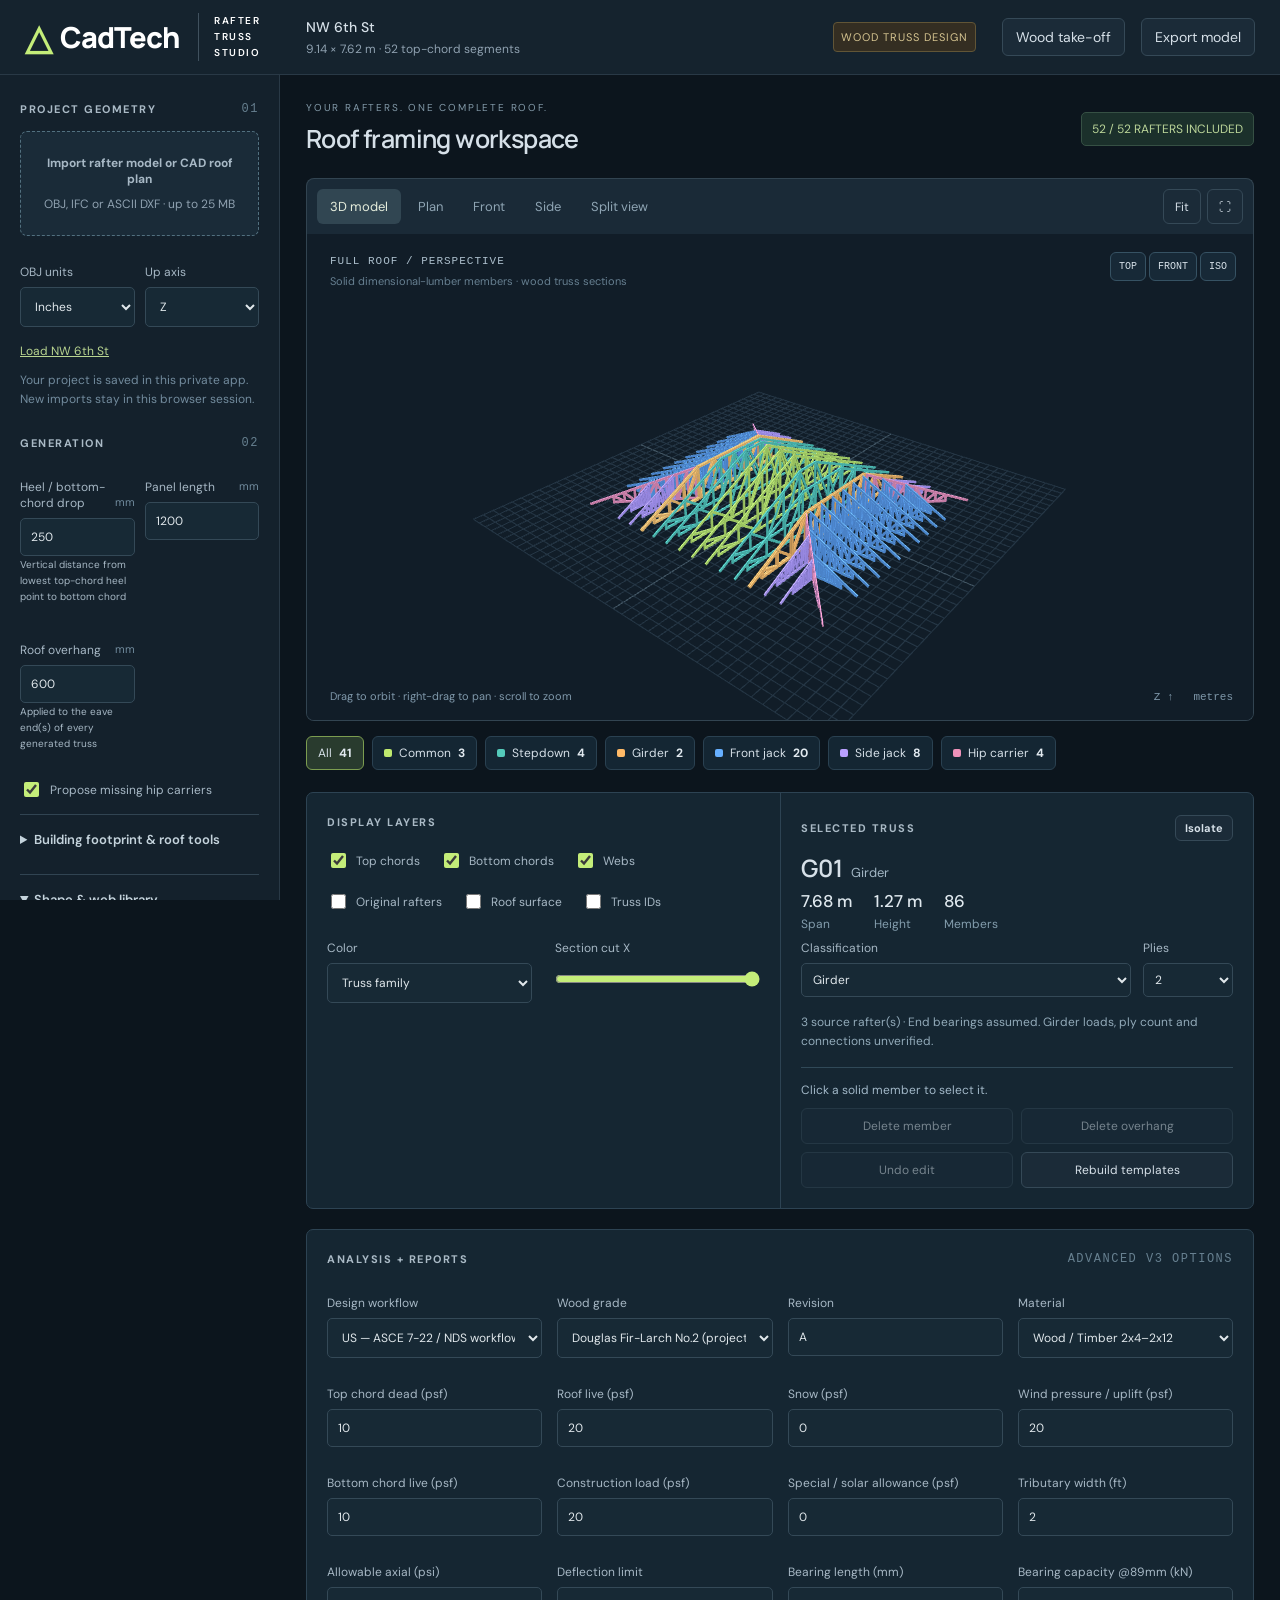
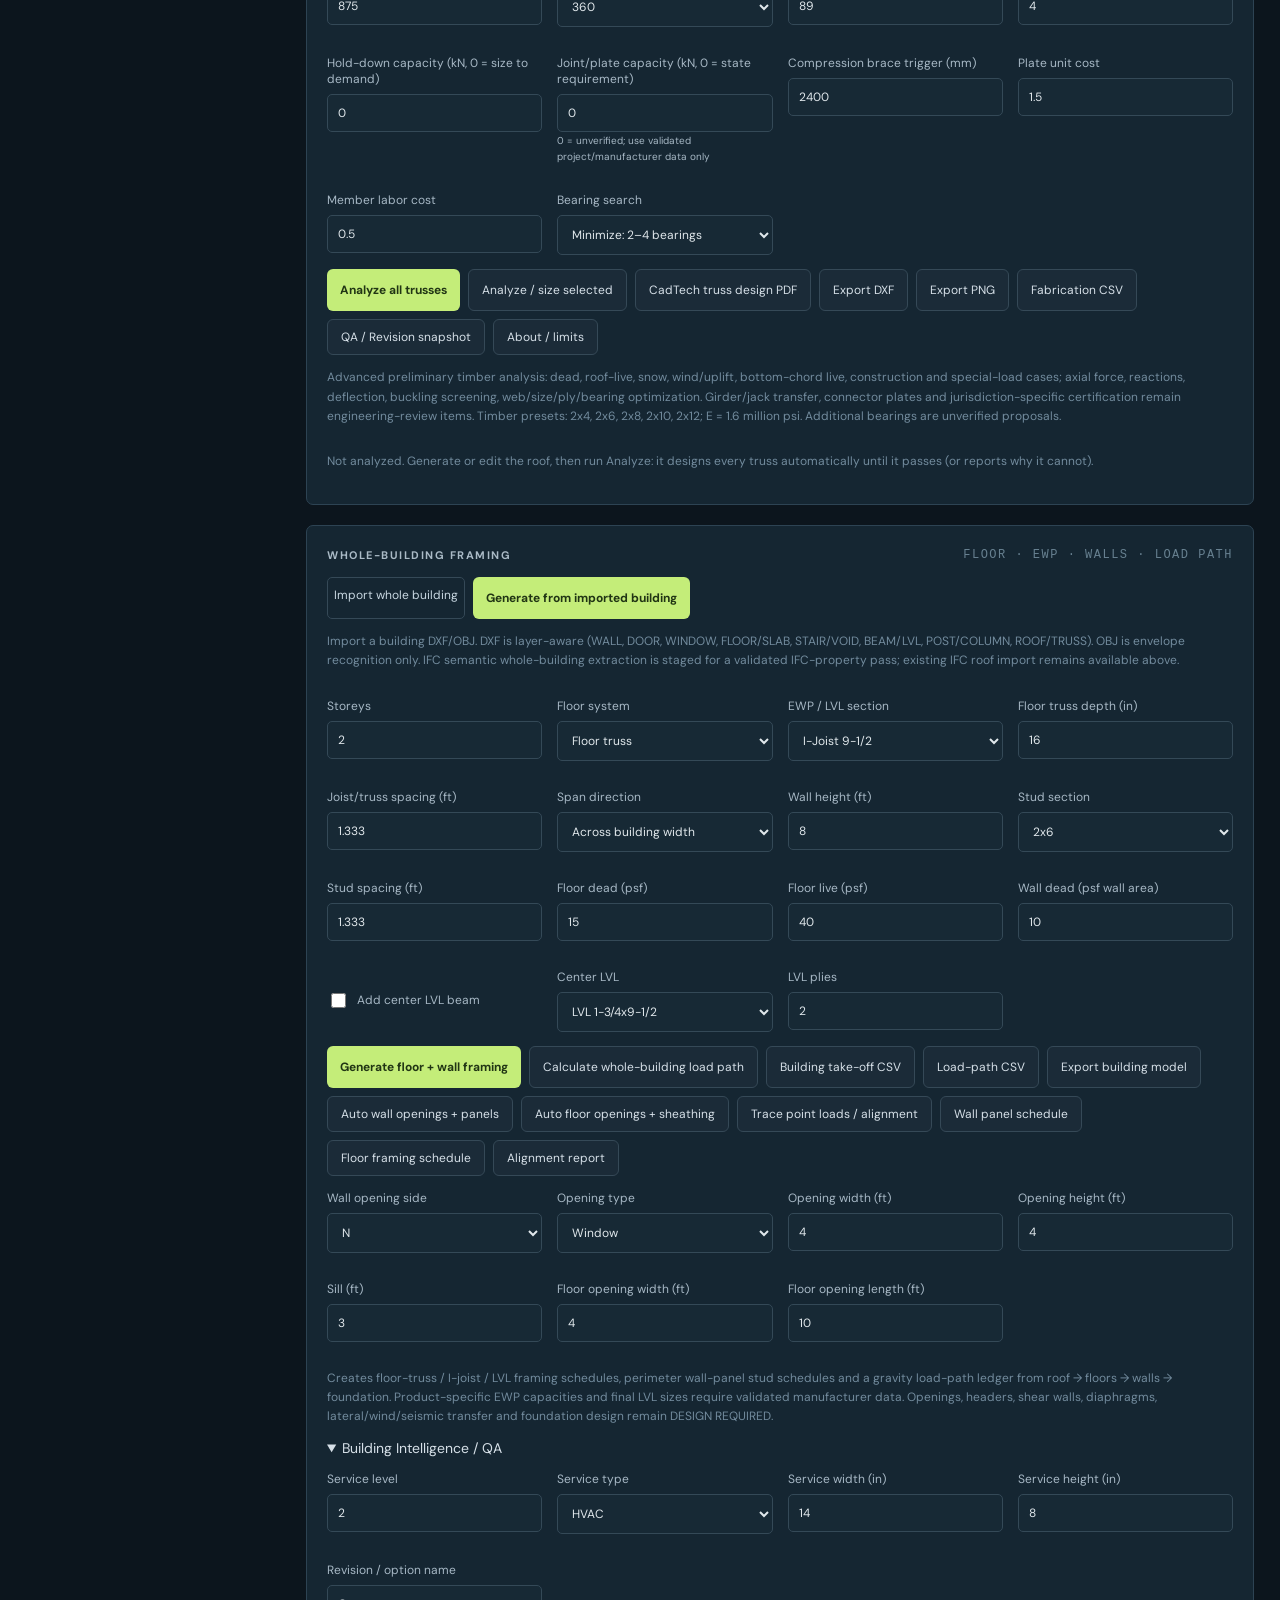
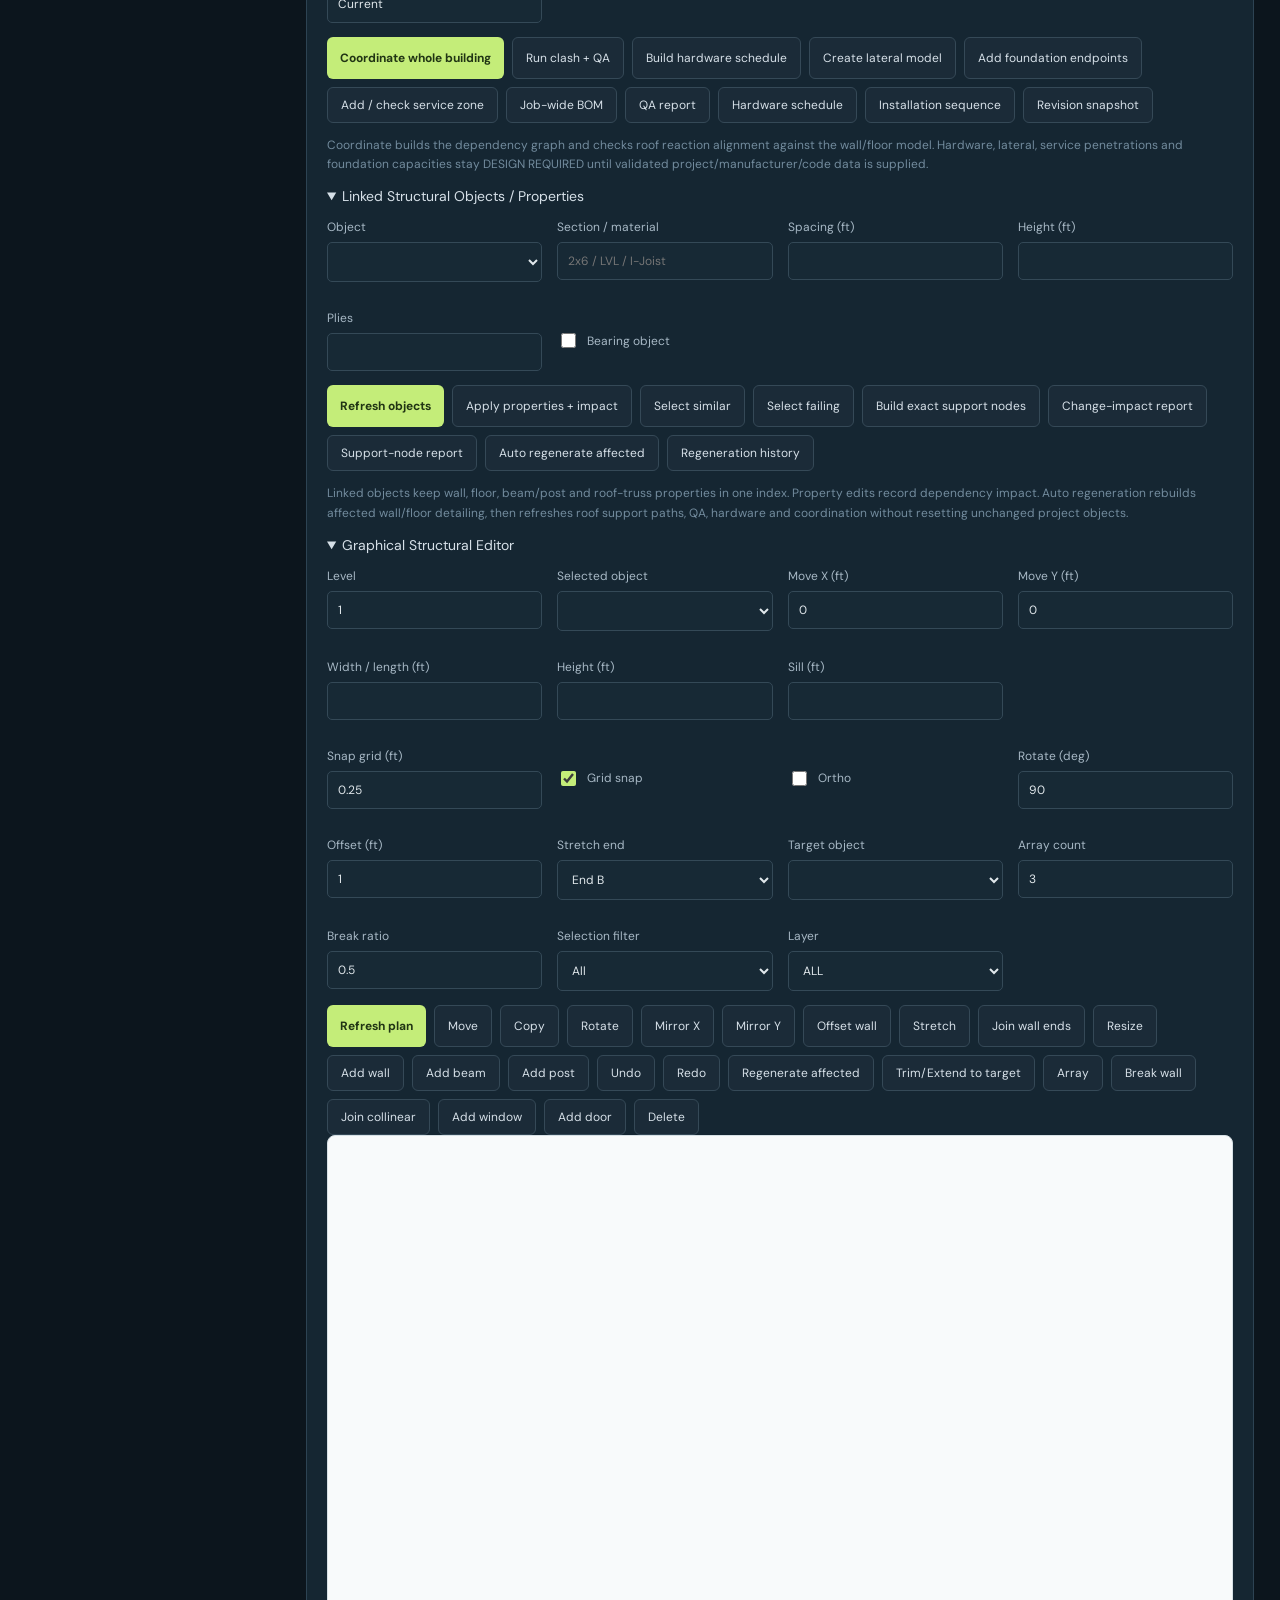
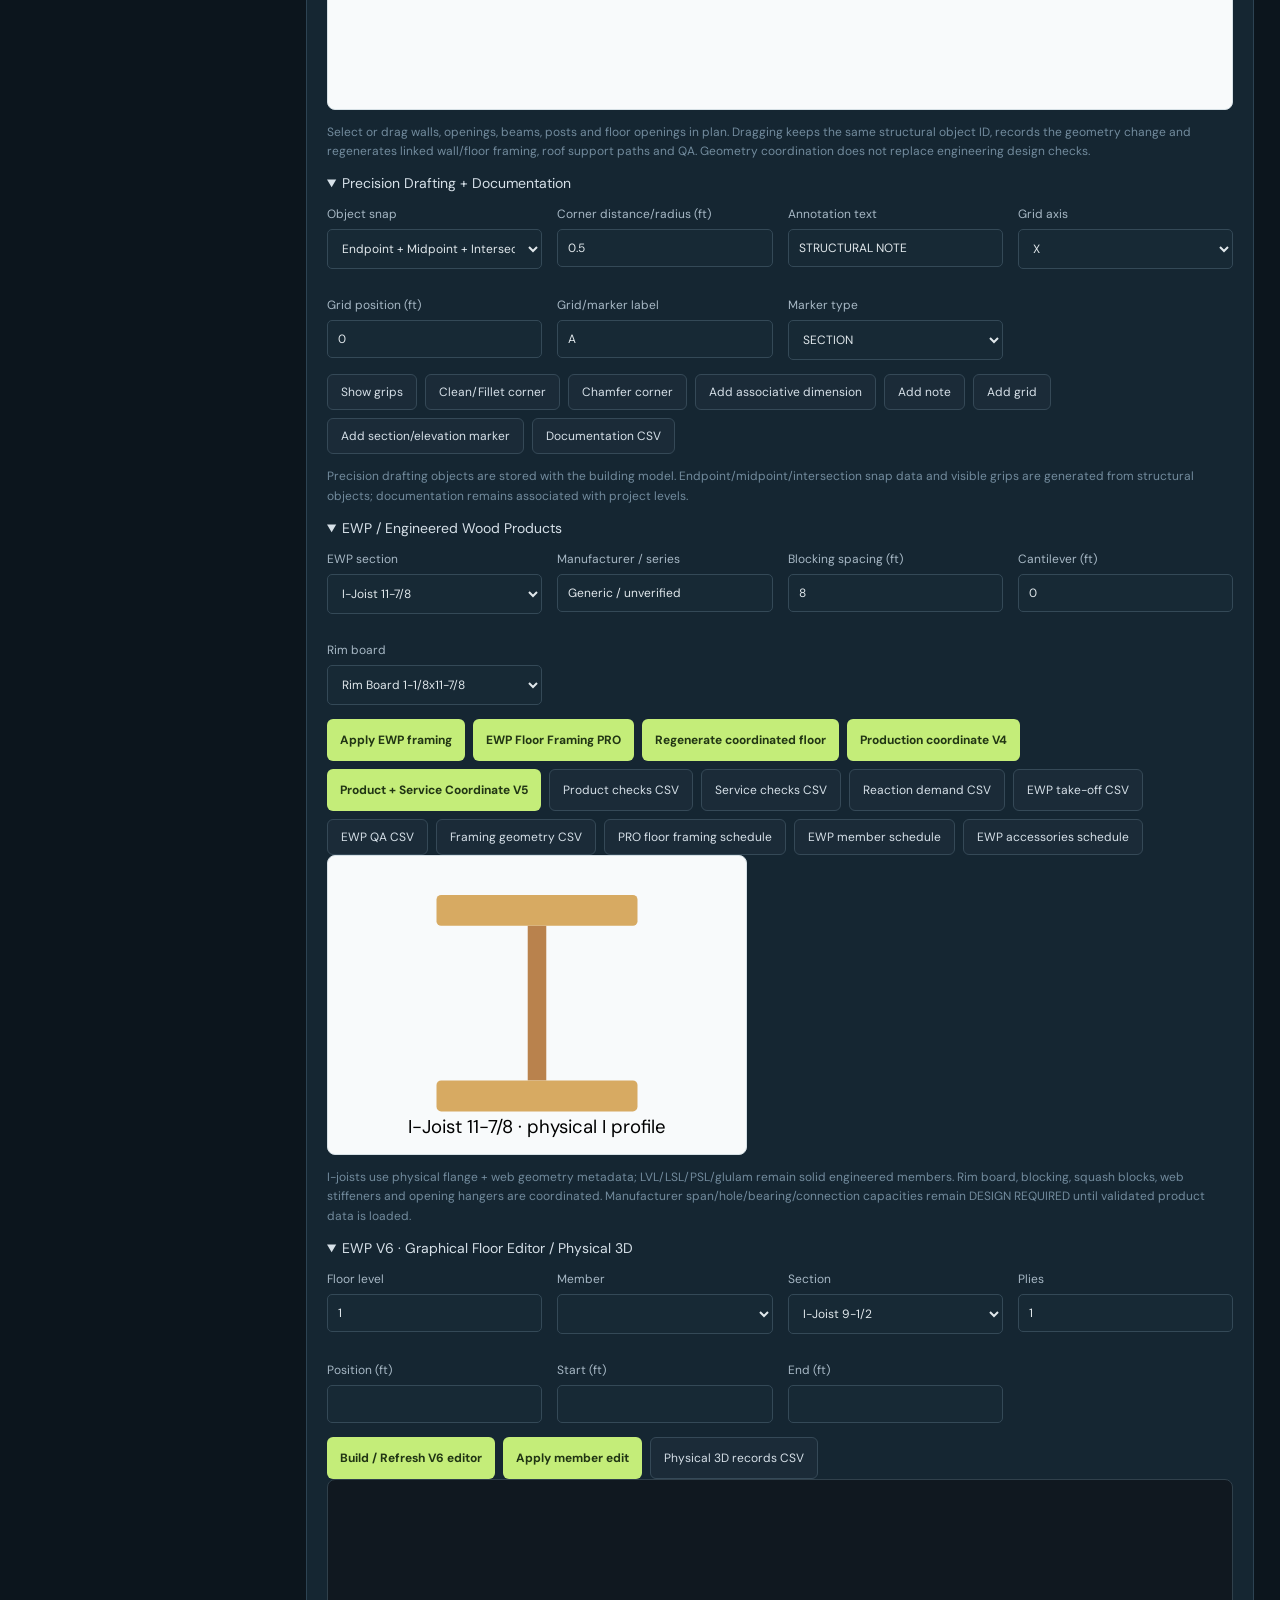
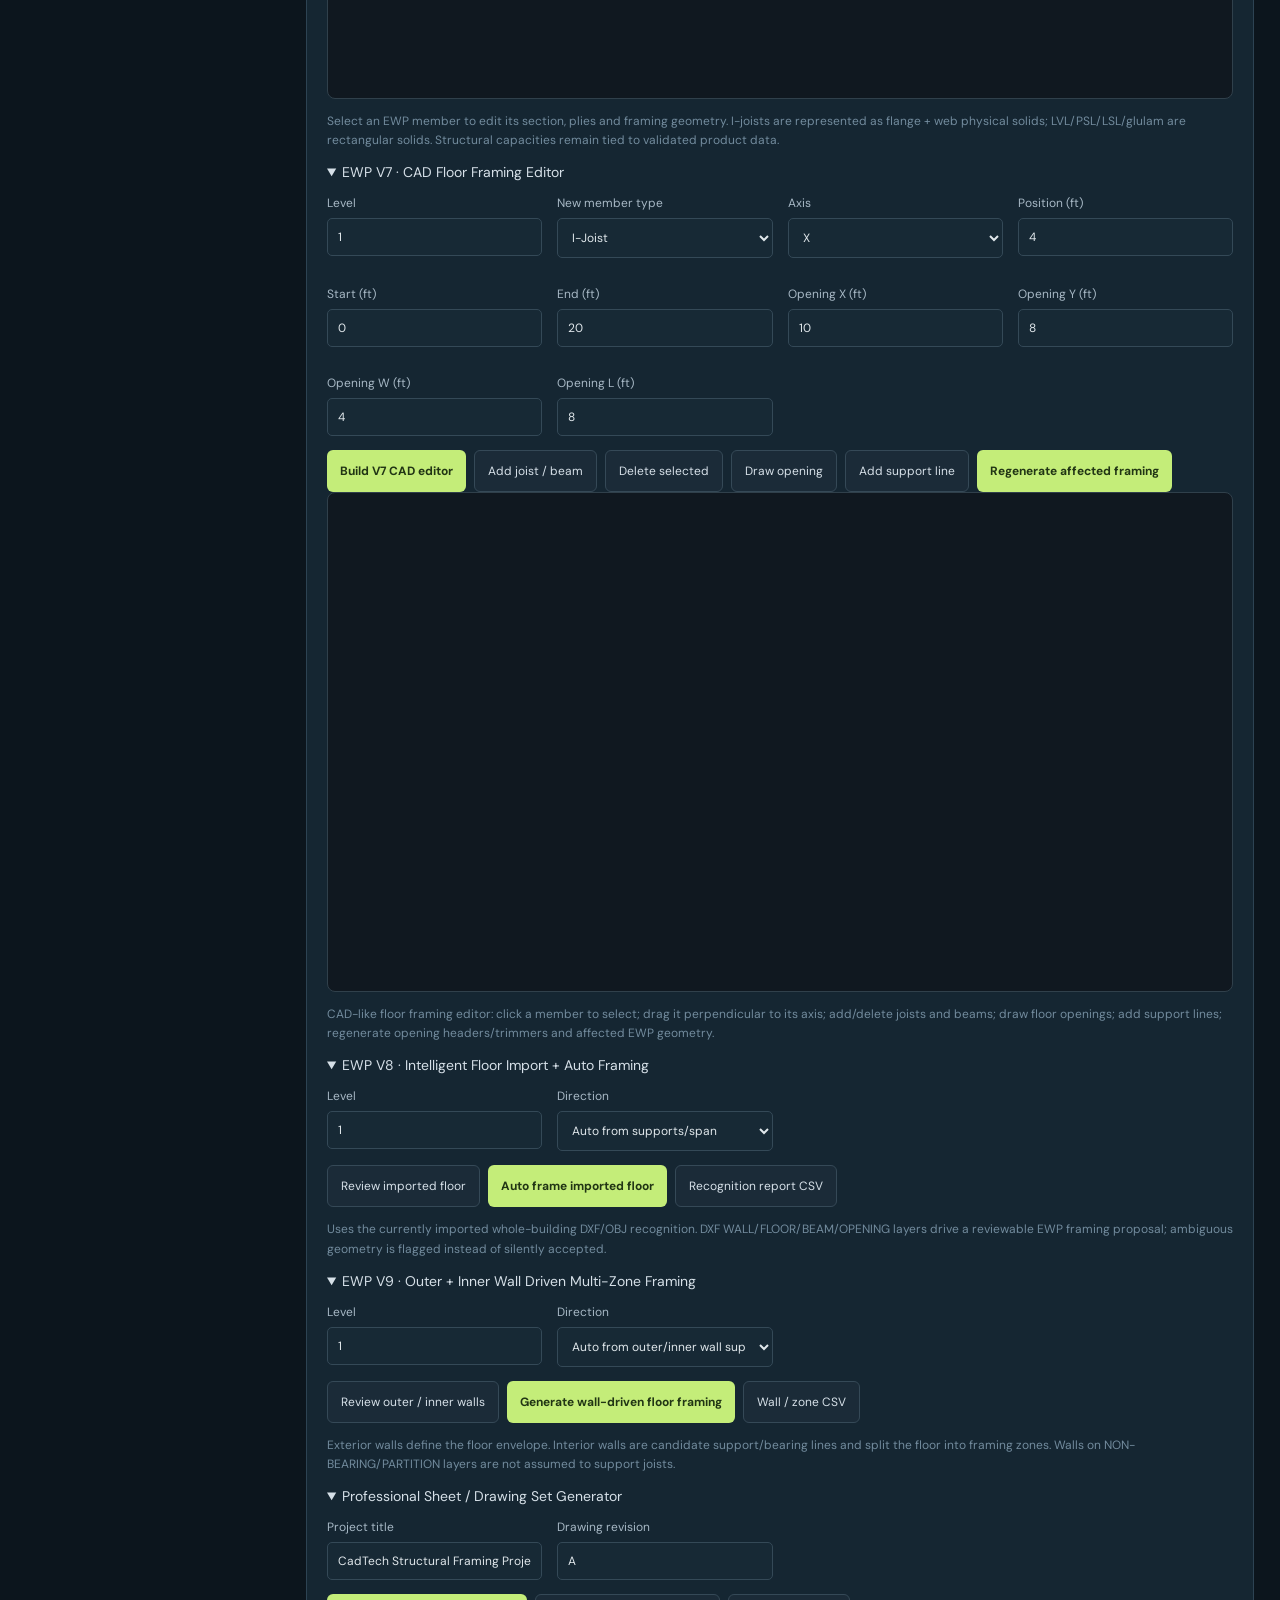
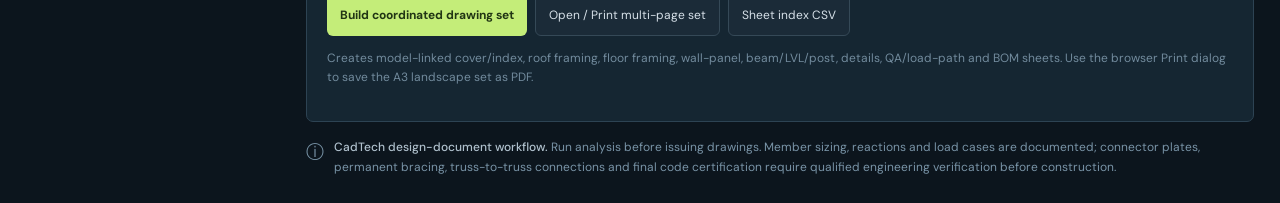
<file: app/study.html>
<!doctype html><html><head><meta charset="utf-8"><meta name="viewport" content="width=device-width,initial-scale=1"><title>CadTech — Selected Truss Analysis</title><meta http-equiv="refresh" content="0;url=index.html#analysis-workspace"></head><body><p>Opening the latest CadTech wood-truss analysis workspace… <a href="index.html#analysis-workspace">Continue</a></p><script>location.replace("index.html#analysis-workspace")</script></body></html>
</file>
<file: app/roof.css>
@import url('https://fonts.googleapis.com/css2?family=DM+Sans:wght@400;500;600;700&family=Manrope:wght@500;600;700;800&display=swap');
:root{font:14px 'DM Sans',sans-serif;color:#d6e0e8;background:#0c151d;--border:#293946;--muted:#8fa1b0;--lime:#c4ed79}*{box-sizing:border-box}[hidden]{display:none!important}body{margin:0}button,input,select{font:inherit}button,a,input,select{outline-offset:3px}button{cursor:pointer;border:1px solid #354957;border-radius:6px;background:#1b2b38;color:#d6e0e8;padding:9px 13px}button:hover{background:#2a3d4c}button:focus-visible,input:focus-visible,select:focus-visible{outline:2px solid var(--lime)}header{display:flex;align-items:center;gap:26px;padding:0 25px;height:75px;border-bottom:1px solid var(--border);background:#15232e}.brand{text-decoration:none;color:white;font:800 29px 'Manrope',sans-serif;display:flex;gap:9px;align-items:center;letter-spacing:-1px}.brand>span{color:var(--lime);font-size:35px}.brand small{font:600 10px 'DM Sans',sans-serif;letter-spacing:1.5px;border-left:1px solid #40515e;max-width:82px;padding-left:15px;margin-left:10px;line-height:1.6}.project{flex:1;display:flex;flex-direction:column;gap:5px}.project strong{font-size:14px;font-weight:500}.project span{font-size:12px;color:var(--muted)}.concept{font-size:11px;letter-spacing:1px;color:#d5c490;background:#342e22;border:1px solid #615536;padding:7px;border-radius:4px}.shell{display:grid;grid-template-columns:280px minmax(0,1fr)}aside{padding:25px 20px;border-right:1px solid var(--border);background:#14212c;height:calc(100vh - 75px);overflow:auto;position:sticky;top:0}.section-title{font-size:11px;font-weight:700;letter-spacing:1.5px;display:flex;justify-content:space-between;align-items:center;margin:2px 0 15px;color:#aabac6}.section-title>span{color:#678090;font:12px monospace}.drop{display:flex;position:relative;flex-direction:column;gap:9px;border:1px dashed #52707f;padding:23px 15px;border-radius:7px;background:#1a2b38;text-align:center}.drop input{position:absolute;inset:0;opacity:0;width:100%;height:100%;cursor:pointer}.drop span{font-size:12px;color:var(--muted)}.drop.drag{border-color:var(--lime)}.fields{display:grid;grid-template-columns:1fr 1fr;gap:10px}label{display:block;margin:14px 0;font-size:12px;color:#a7b8c5}label em{float:right;font-size:11px;font-style:normal;color:#718b9d}input:not([type=checkbox]):not([type=range]),select{display:block;width:100%;margin-top:7px;border:1px solid #344957;border-radius:5px;padding:10px;background:#172935;color:#e0e7eb;min-width:0}input[type=checkbox]{accent-color:var(--lime);width:15px;height:15px}.check{display:flex;align-items:center;gap:8px;line-height:1.5}.help{color:#728b9d;font-size:12px;line-height:1.6;margin:12px 0 27px}.subtle{border:0;padding:0;text-decoration:underline;background:none;color:#b9d590;font-size:12px}.primary{background:var(--lime);color:#213514;font-weight:700;border:0;width:100%;padding:13px}.primary:hover{background:#d2fc88}#message{font-size:12px;line-height:1.6;margin:12px 0 25px;color:#afc598}#schedule{max-height:360px;overflow:auto;margin-top:10px}.truss-row{display:flex;width:100%;border:0;border-bottom:1px solid #263c4c;background:transparent;border-radius:0;text-align:left;align-items:center;padding:12px 6px;gap:11px}.truss-row.active{background:#243b45;box-shadow:inset 3px 0 var(--lime)}.truss-row i{width:7px;height:7px;border-radius:2px;flex-shrink:0}.truss-row strong{font-size:13px;min-width:34px}.truss-row span{font-size:12px;color:#9bb0be;flex:1}.truss-row small{font:11px monospace;color:#7a929f}.analysis-link{display:block;font-size:12px;color:#b4cc8d;margin-top:24px;text-decoration:none}main{padding:26px;min-width:0}.workspace-heading{display:flex;justify-content:space-between;align-items:center;margin-bottom:22px;gap:15px}.eyebrow{font-size:10px;letter-spacing:1.8px;color:#839aa9}h1{font:600 25px 'Manrope',sans-serif;letter-spacing:-.6px;margin:7px 0 0}.coverage{font-size:12px;border:1px solid #365044;color:#bbd599;background:#1b302b;padding:8px 10px;border-radius:5px}.toolbar{display:flex;justify-content:space-between;background:#1a2a37;border:1px solid #324451;border-bottom:0;border-radius:8px 8px 0 0;padding:10px;gap:8px}.view-tabs{display:flex;gap:4px}.view-tabs button{border:0;background:transparent;color:#8fa5b4;padding:9px 13px;font-size:13px}.view-tabs button.active{background:#314652;color:#e5eddc}.view-actions{display:flex;gap:6px}.view-actions button{padding:7px 11px;font-size:12px}.viewports{display:grid;grid-template-columns:1fr;background:#111d28;border:1px solid #324451;border-top:0;border-radius:0 0 8px 8px;overflow:hidden}.viewports.split{grid-template-columns:1fr 1fr}.model-pane{height:clamp(430px,54vh,750px);position:relative;min-width:0}#three{position:absolute;inset:0}#three canvas{display:block;width:100%;height:100%;touch-action:none}.viewport-meta{position:absolute;top:21px;left:23px;z-index:1;pointer-events:none;display:flex;flex-direction:column;gap:7px}.viewport-meta strong{font:11px monospace;letter-spacing:1px;color:#acbfcc}.viewport-meta span{font-size:11px;color:#667f90}.compass{position:absolute;right:17px;top:18px;display:flex;gap:3px}.compass button{font:10px monospace;background:#1c3140a8;border-color:#365263;padding:8px}.nav-hint,.view-scale{position:absolute;bottom:17px;color:#7f98aa;font-size:11px;pointer-events:none}.nav-hint{left:23px}.view-scale{right:20px;font:11px monospace}.drawing-pane{border-left:1px solid #344859;position:relative;min-width:0;background:#f5f7f8;color:#243d4b}.drawing-head{position:absolute;top:18px;left:17px;right:17px;display:flex;align-items:center;justify-content:space-between;z-index:1}.drawing-head strong{font:11px monospace}.drawing-head button{padding:6px 9px;font-size:11px;background:white;color:#456271;border-color:#cdd7dc}#drawing{height:100%;width:100%;min-height:430px;touch-action:none}.drawing-note{position:absolute;bottom:17px;left:17px;color:#7d929d;font-size:11px;pointer-events:none}.family-bar{display:flex;flex-wrap:wrap;gap:8px;margin:15px 0 22px}.family-bar button{font-size:12px;border-color:#2a4151;background:#142633;padding:8px 11px;display:flex;align-items:center;gap:7px}.family-bar button.active{border-color:#7c9d50;background:#293b2e}.family-bar i{width:8px;height:8px;border-radius:2px}.family-bar strong{color:#e2eaf0}.bottom-panels{display:grid;grid-template-columns:1fr 1fr;border:1px solid #2d4353;background:#152632;border-radius:7px}.layers-panel,.selection-panel{padding:20px}.selection-panel{border-left:1px solid #2d4353}.layers{display:flex;flex-wrap:wrap;gap:8px 20px}.layers label{display:flex;align-items:center;gap:7px;margin:6px 0;font-size:12px}.display-controls{display:grid;grid-template-columns:1fr 1fr;gap:23px;margin-top:8px}.display-controls input[type=range]{width:100%;margin:15px 0 0;accent-color:var(--lime)}.selection-panel .section-title{margin-bottom:10px}#isolate{font-size:11px;padding:5px 9px;letter-spacing:0}#isolate[aria-pressed=true]{background:var(--lime);color:#263819}#selection h2{font:600 24px 'Manrope',sans-serif;margin:6px 0}#selection h2 span{font:13px 'DM Sans',sans-serif;color:#a2b6c4;margin-left:8px}#selection p{font-size:12px;line-height:1.6;margin:8px 0;color:#92aab9}.selection-metrics{display:flex;gap:22px;font-size:12px;color:#839dad}.selection-metrics strong{display:block;font-size:17px;color:#dfe8ee;font-weight:500;margin-bottom:4px}.edit-row{display:grid;grid-template-columns:1fr 90px;gap:12px}.edit-row label{margin:8px 0}.edit-row select{padding:7px;font-size:12px}.engineering{display:flex;gap:10px;font-size:12px;line-height:1.7;color:#7994a7;margin-top:15px}.engineering span{font-size:18px}.engineering p{margin:0}.engineering strong{color:#b0c1cd;font-weight:500}dialog{width:min(520px,90vw);border:1px solid #425869;border-radius:10px;background:#1a2b38;color:#deebf4;padding:28px}dialog::backdrop{background:#081219c9;backdrop-filter:blur(4px)}#close-export{float:right;padding:2px 10px;font-size:22px}dialog p{font-size:14px;color:#9db2c0;line-height:1.6}#downloads a{display:block;color:#c9e696;background:#263d47;border:1px solid #415e68;padding:12px;margin-top:10px;text-decoration:none;border-radius:5px}.sr-only{position:absolute;width:1px;height:1px;overflow:hidden;clip:rect(0,0,0,0)}#viewports:fullscreen{width:100vw;height:100vh;border:0;border-radius:0}#viewports:fullscreen .model-pane{height:100vh}button:disabled{opacity:.5;cursor:wait}@media(min-width:1700px){.shell{grid-template-columns:310px 1fr}main{padding:34px 40px}}@media(max-width:1100px){.shell{grid-template-columns:245px 1fr}main{padding:20px 15px}.view-tabs button{padding:8px;font-size:12px}.coverage{display:none}.concept{display:none}.bottom-panels{grid-template-columns:1fr}.selection-panel{border-left:0;border-top:1px solid #2d4353}.viewports.split{grid-template-columns:1fr}.drawing-pane{border-left:0;border-top:1px solid #344859;height:380px}h1{font-size:23px}.brand small{display:none}}@media(max-width:700px){header{padding:0 14px;gap:15px}.project span{display:none}.brand{font-size:24px}.project strong{font-size:12px}.shell{display:flex;flex-direction:column}main{order:1}aside{order:2;position:static;height:auto;border:0}.workspace-heading{margin-bottom:18px}.eyebrow{font-size:9px}.model-pane{height:440px}.toolbar{flex-wrap:wrap}.view-tabs{flex:1;justify-content:space-between}.view-actions{display:none}.nav-hint{font-size:10px;left:12px}.view-scale{display:none}.viewport-meta{left:13px}.viewport-meta span{max-width:160px}.compass{right:10px}.viewports.split{grid-template-columns:1fr}.family-bar{gap:5px}.family-bar button{font-size:11px;padding:7px}.bottom-panels{grid-template-columns:1fr}#schedule{max-height:250px}.drawing-pane{height:330px}#drawing{min-height:330px}.concept{display:none}}

.advanced-settings details{border-top:1px solid #314452;padding:16px 0;margin-top:10px}.advanced-settings summary{cursor:pointer;font-size:13px;color:#c4d3dc;font-weight:600}.advanced-settings .help{margin-bottom:4px}.button-grid{display:grid;grid-template-columns:1fr 1fr;gap:8px}.button-grid button,.file-button{font-size:12px;padding:9px 6px}.file-button{display:block;margin:0;border:1px solid #354957;border-radius:5px;position:relative;text-align:center;cursor:pointer;color:#c8d7e1}.file-button input{position:absolute;inset:0;opacity:0;cursor:pointer;width:100%;height:100%}.project-buttons{margin:16px 0}.member-edit{border-top:1px solid #304958;padding-top:14px;margin-top:16px}#picked-member{font-size:12px;color:#a2b8c8;margin-bottom:10px}.analysis-workspace{margin-top:20px;padding:20px;border:1px solid #2d4353;border-radius:7px;background:#152632}.analysis-inputs{display:grid;grid-template-columns:repeat(4,1fr);gap:0 15px}.analysis-actions{display:flex;gap:8px;flex-wrap:wrap}.analysis-actions .primary{width:auto}.analysis-actions button{font-size:12px}.analysis-workspace .help{margin:13px 0}#analysis-status{color:#c0d89b;font-size:13px;margin:12px 0}#analysis-results{max-height:350px;overflow:auto}#analysis-results table{border-collapse:collapse;width:100%;font-size:12px}#analysis-results td,#analysis-results th{padding:10px;text-align:left;border-bottom:1px solid #2b4353}#analysis-results th{color:#8ca6b8;font-weight:500}aside{scrollbar-width:thin;scrollbar-color:#3e5a6b #14212c}@media(max-width:1000px){.analysis-inputs{grid-template-columns:repeat(2,1fr)}}@media(max-width:700px){.analysis-workspace{padding:14px}.analysis-inputs{grid-template-columns:repeat(2,1fr)}}

/* V9.9.4 wood take-off panel */
#takeoff-dialog{width:min(900px,94vw);max-height:88vh;overflow:auto}
#close-takeoff{position:absolute;top:12px;right:14px;background:none;border:0;color:#9db2c0;font-size:22px;cursor:pointer}
#takeoff-body table{border-collapse:collapse;width:100%;font-size:12.5px;margin:10px 0}
#takeoff-body th{text-align:left;font-weight:600;color:#9db2c0;border-bottom:1px solid #425869;padding:7px 8px;white-space:nowrap}
#takeoff-body td{padding:7px 8px;border-bottom:1px solid #2c4150}
#takeoff-body td.n{text-align:right;font-variant-numeric:tabular-nums}
#takeoff-body tr.tot td{font-weight:700;color:#c9e696;border-top:1px solid #5f7a86}
#takeoff-body p.warn{color:#eead8c}
#takeoff-body p.note{font-size:12px;color:#8fa1b0}
#takeoff-downloads{display:flex;flex-wrap:wrap;gap:10px;margin-top:14px}
#takeoff-downloads a{color:#c9e696;background:#263d47;border:1px solid #415e68;padding:10px 14px;text-decoration:none;border-radius:5px;font-size:13px}
header #takeoff{margin-right:-10px}
</file>
